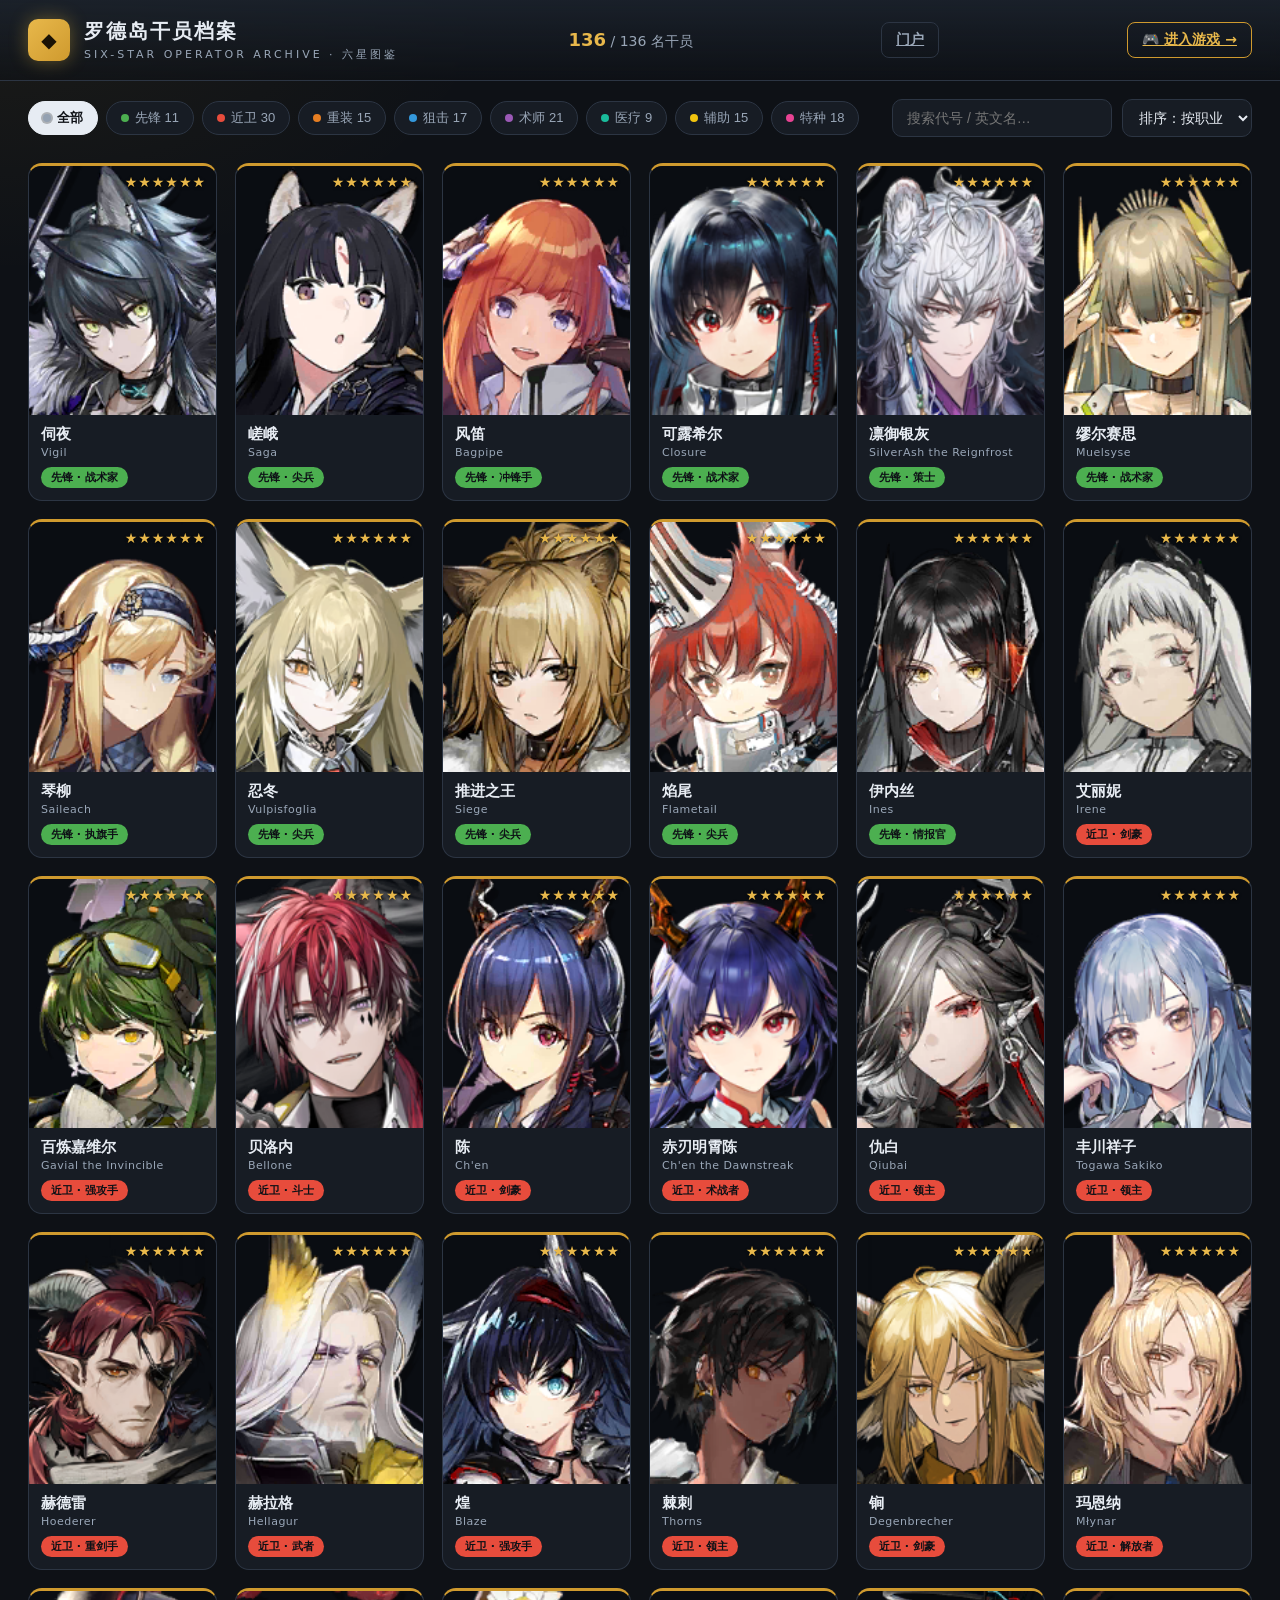
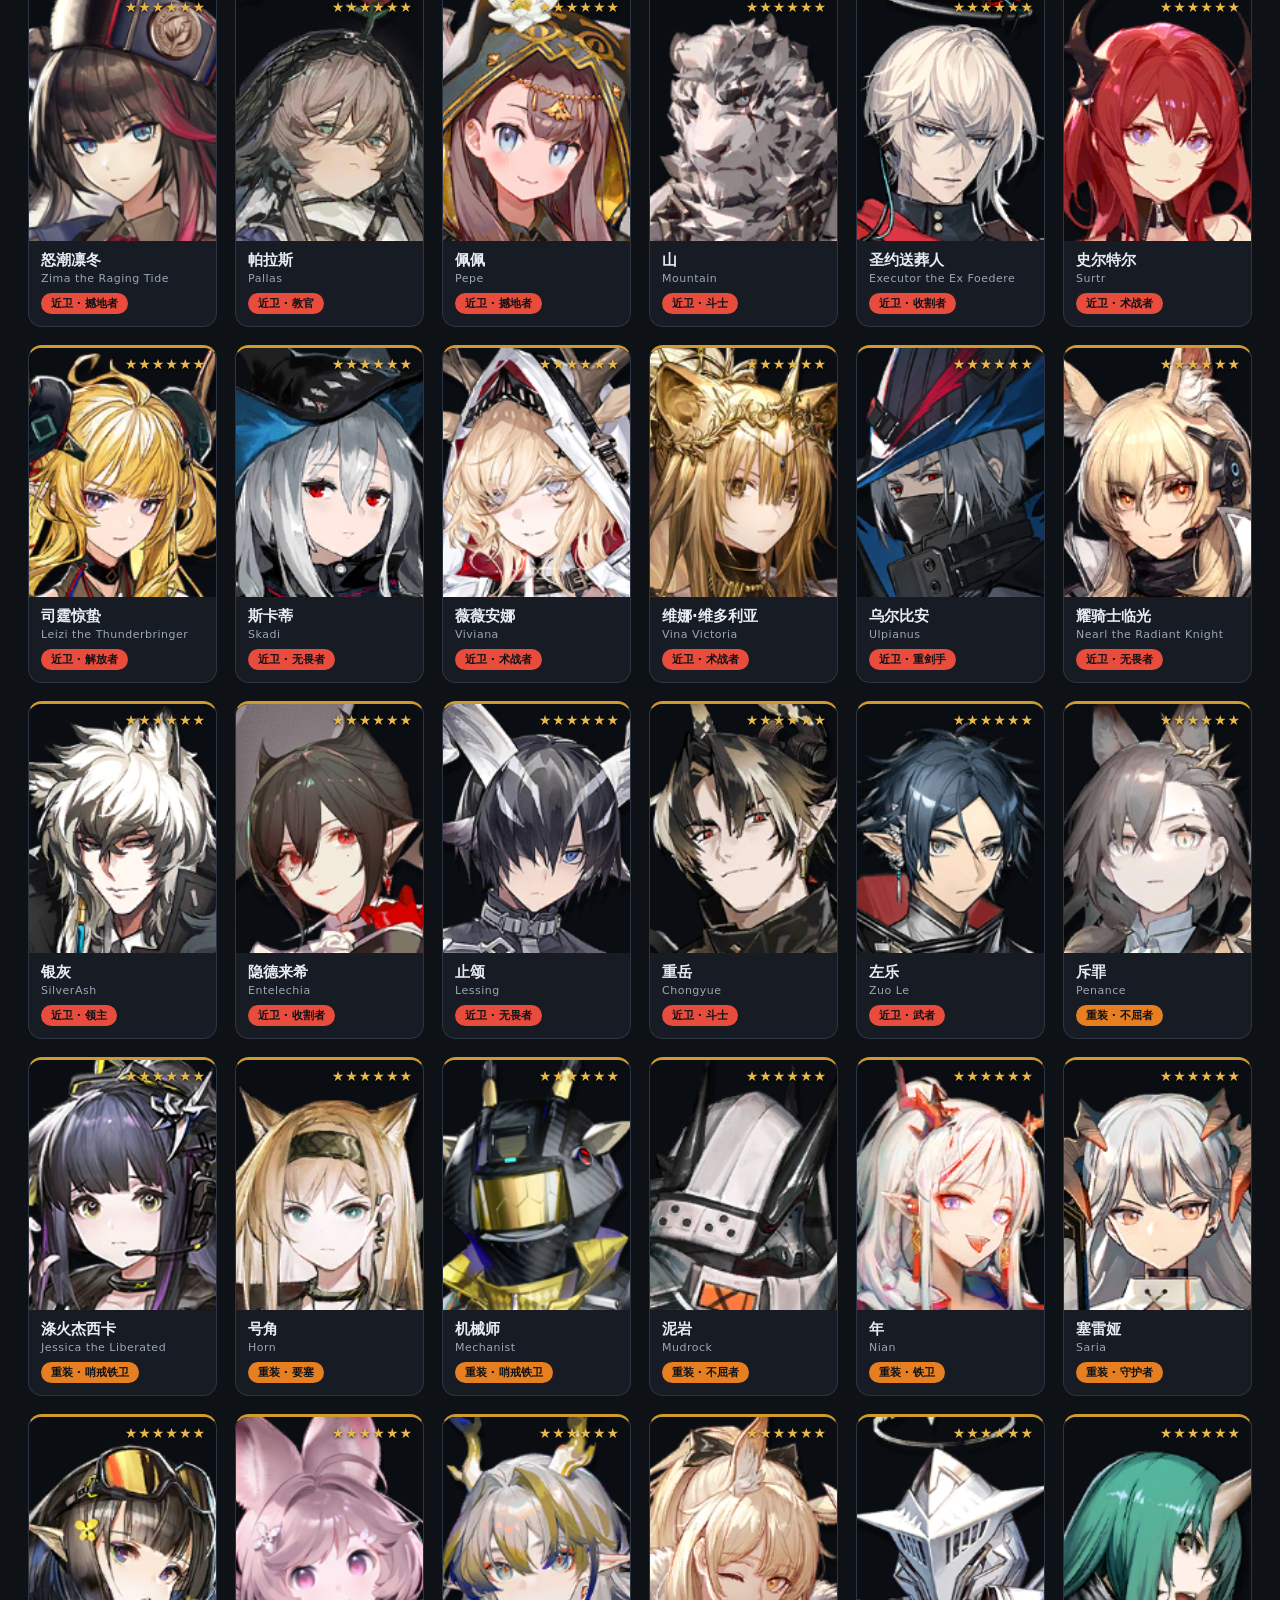
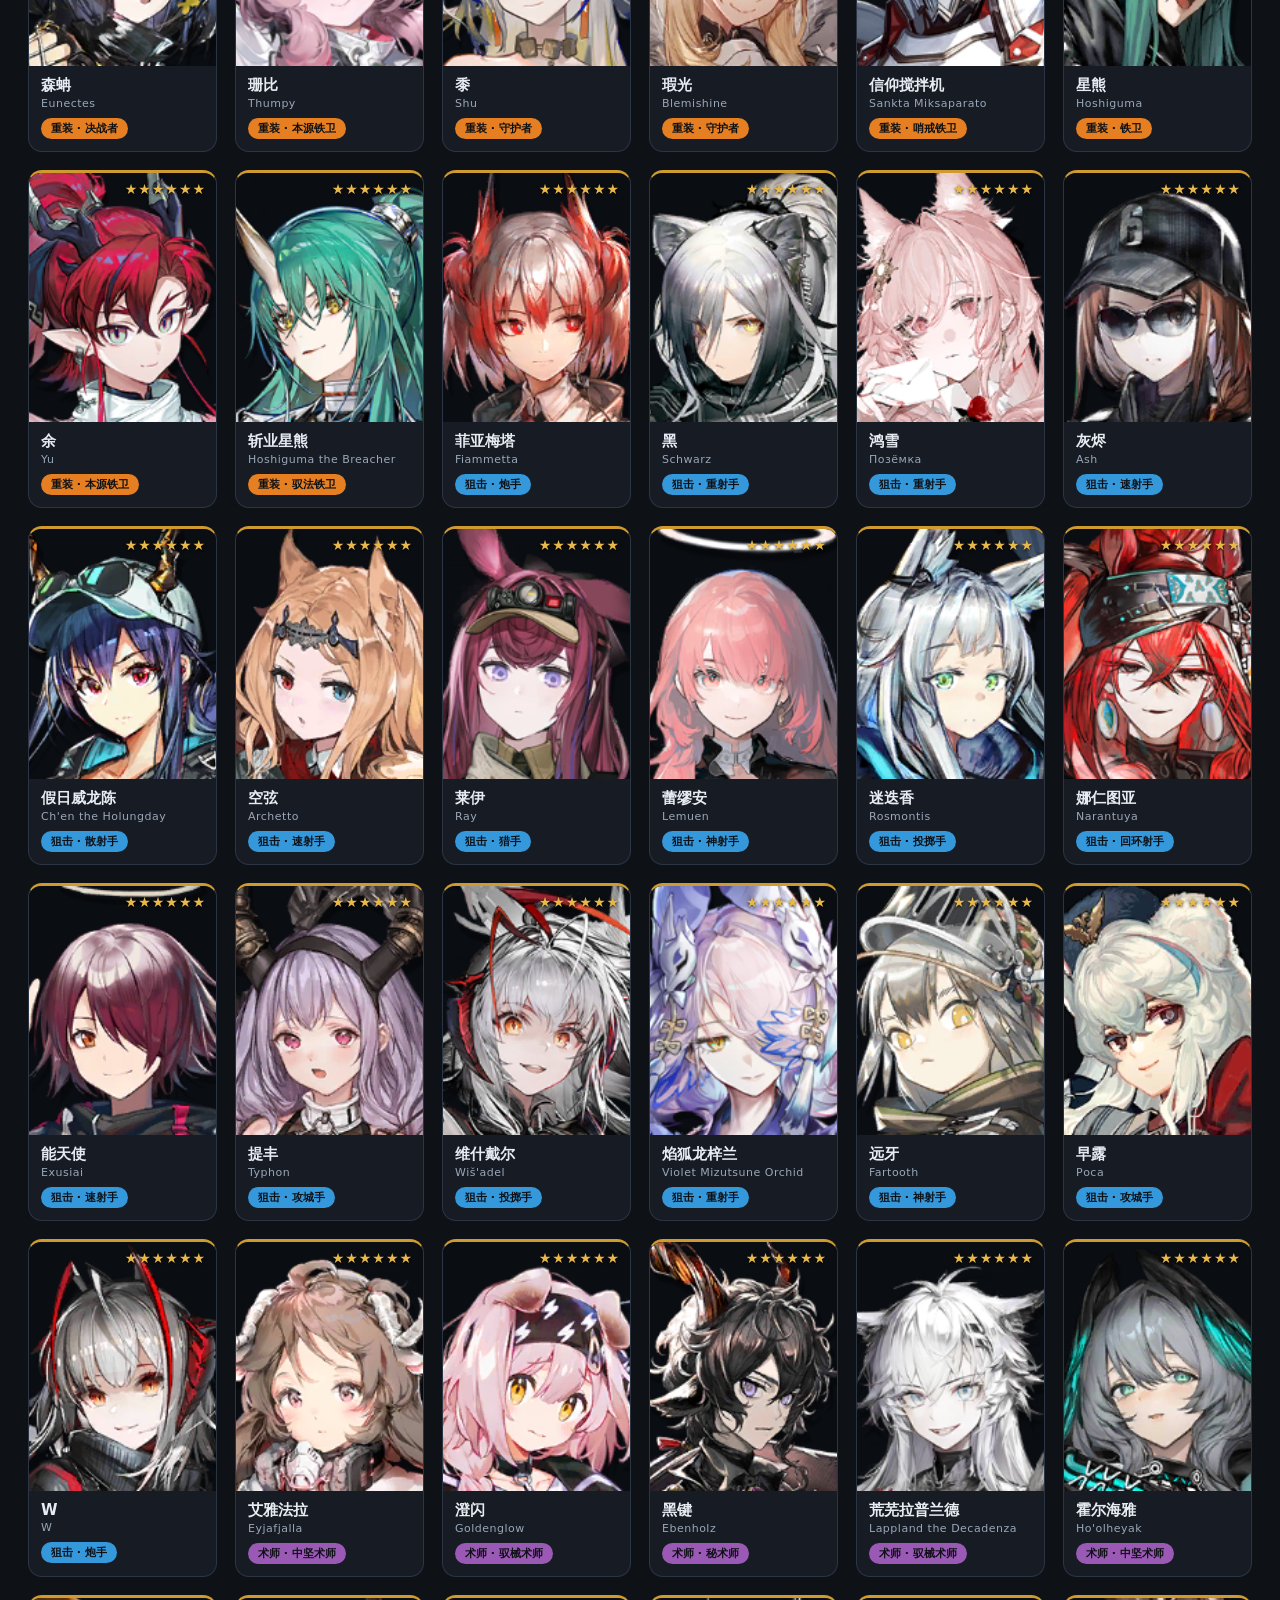
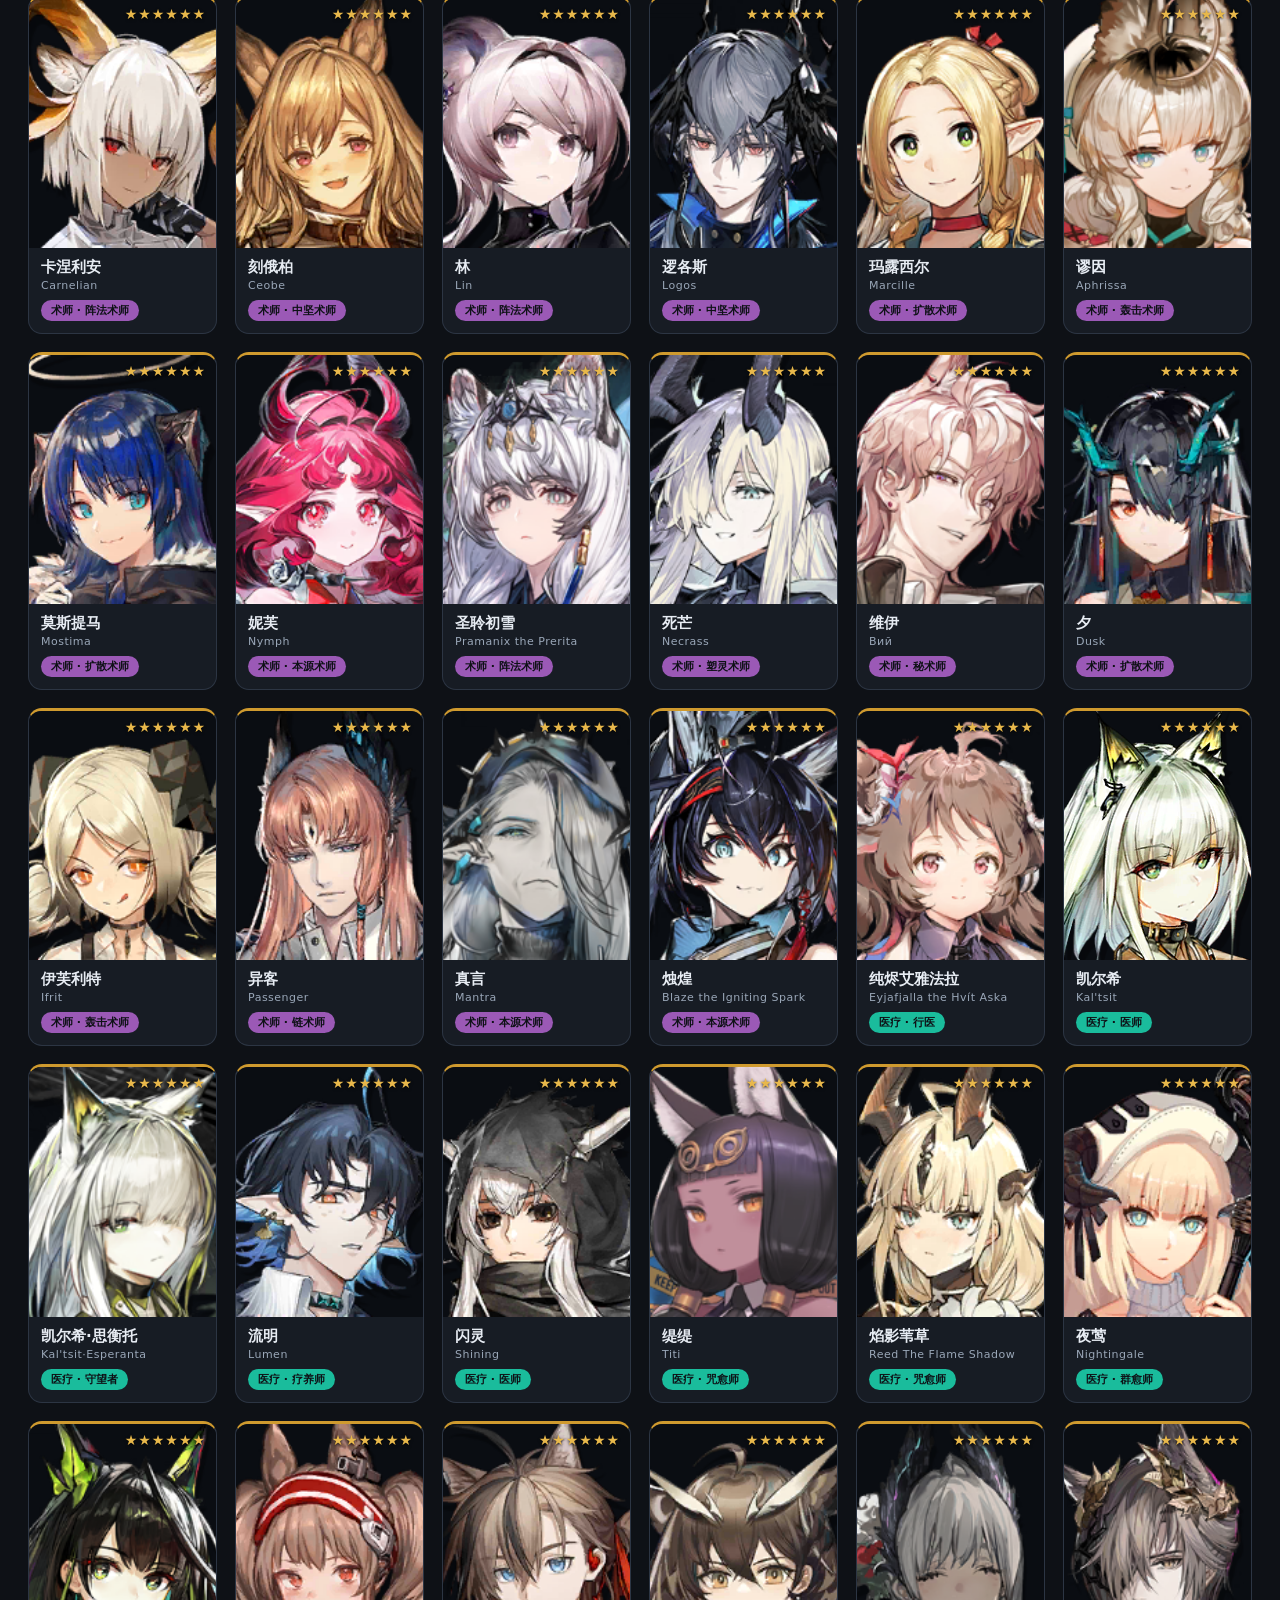
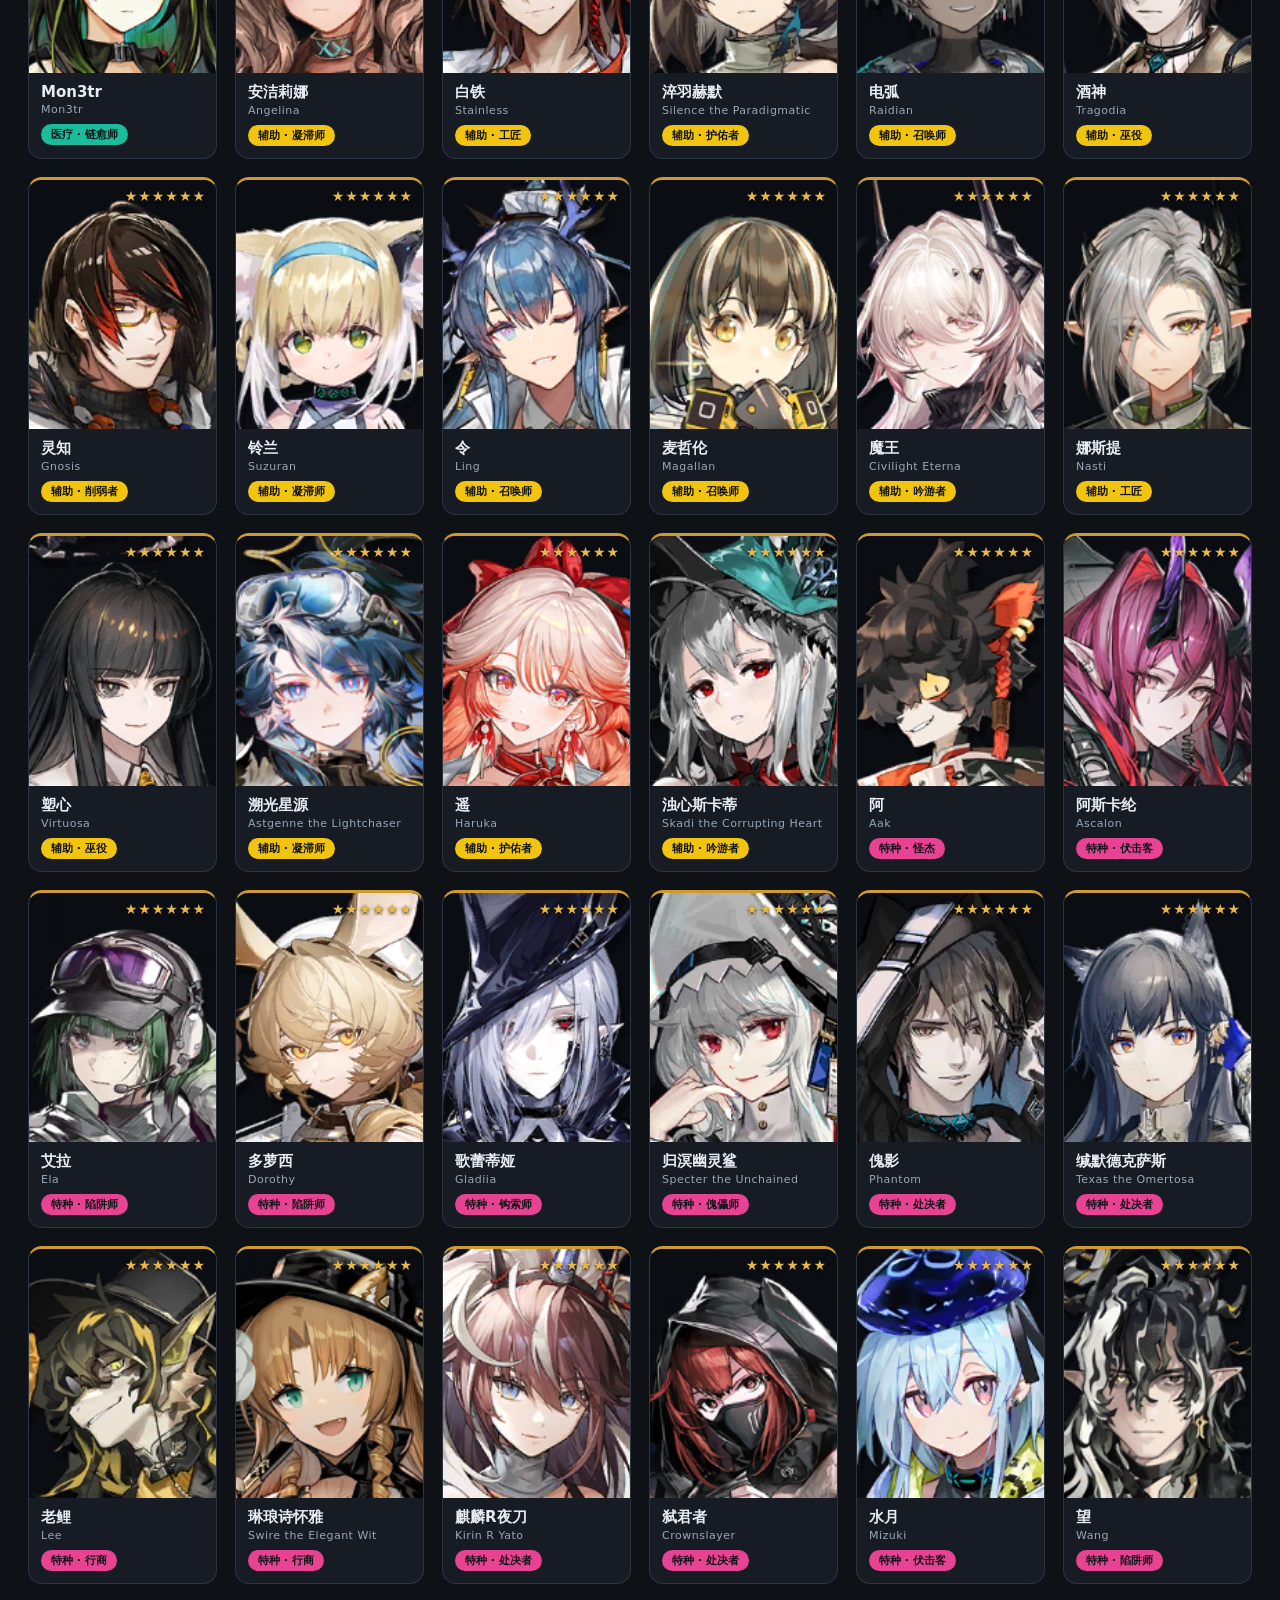
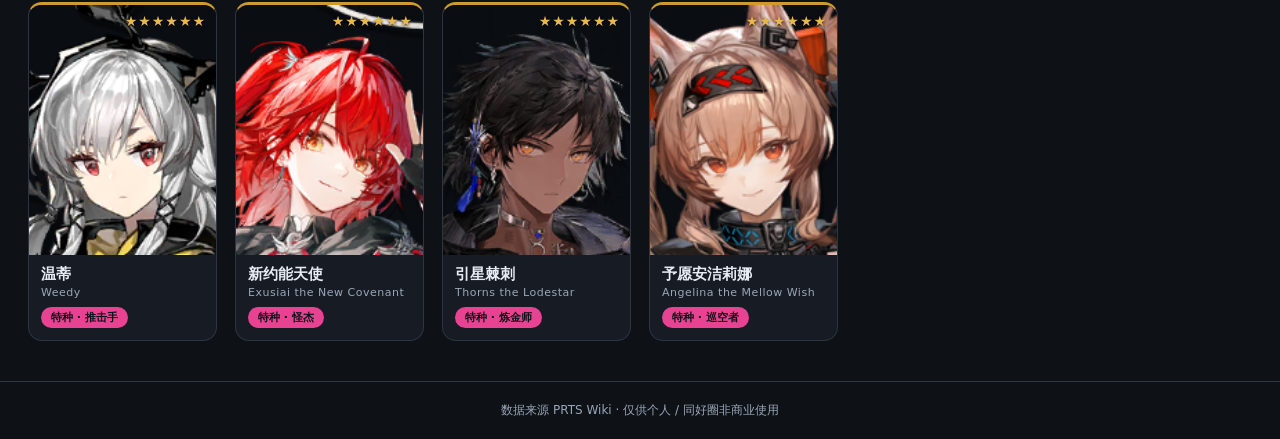
<file: index.html>
<!DOCTYPE html>
<html lang="zh-CN">
<head>
<meta charset="UTF-8">
<meta name="viewport" content="width=device-width, initial-scale=1.0">
<title>罗德岛干员档案 · 六星图鉴</title>
<link rel="stylesheet" href="tokens.css">
<link rel="stylesheet" href="style.css">
</head>
<body>
<header class="topbar">
  <div class="brand">
    <span class="brand-mark">◆</span>
    <div class="brand-text">
      <h1>罗德岛干员档案</h1>
      <p class="sub">SIX-STAR OPERATOR ARCHIVE · 六星图鉴</p>
    </div>
  </div>
  <div class="meta-count"><span id="count">--</span> / <span id="total">--</span> 名干员</div>
  <a class="portal-link" href="home.html">门户</a>
  <a class="game-link" href="game.html" target="_blank">🎮 进入游戏 →</a>
</header>

<section class="controls">
  <div class="filters" id="filters"></div>
  <div class="tools">
    <input id="search" class="search" type="text" placeholder="搜索代号 / 英文名…" autocomplete="off">
    <select id="sort" class="sort">
      <option value="class">排序：按职业</option>
      <option value="name">排序：按代号</option>
    </select>
  </div>
</section>

<main id="grid" class="grid"></main>

<div id="modal" class="modal hidden">
  <div class="modal-backdrop" data-close></div>
  <div class="modal-box">
    <button class="modal-close" data-close aria-label="关闭">×</button>
    <div class="modal-art">
      <img id="m-art" alt="立绘">
      <div class="modal-zoom">
        <button data-zoom="out" title="缩小">－</button>
        <button data-zoom="reset" title="还原">⟲</button>
        <button data-zoom="in" title="放大">＋</button>
      </div>
      <div class="zoom-hint">滚轮 / 点击立绘可缩放</div>
    </div>
    <div class="modal-info" id="m-info"></div>
  </div>
</div>

<footer class="foot">数据来源 PRTS Wiki · 仅供个人 / 同好圈非商业使用</footer>

<script src="data.js"></script>
<script src="signatures.js"></script>
<script src="app.js"></script>
</body>
</html>
</file>
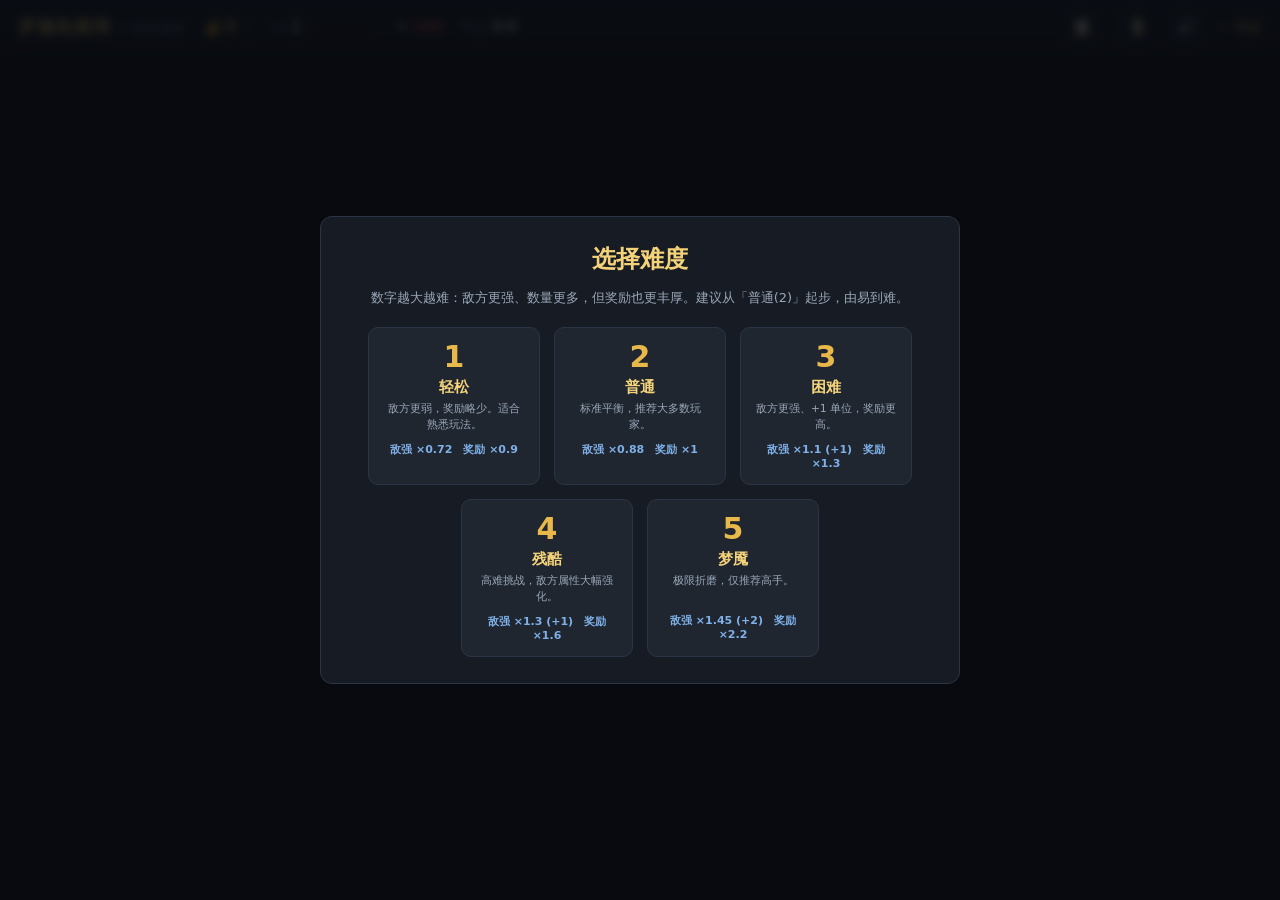
<file: game.html>
<!DOCTYPE html>
<html lang="zh-CN">
<head>
  <meta charset="UTF-8" />
  <meta name="viewport" content="width=device-width, initial-scale=1.0" />
  <title>罗德岛棋局 · 货币战争</title>
  <link rel="stylesheet" href="tokens.css?v=20260815ag" />
  <link rel="stylesheet" href="game.css?v=20260815ag" />
</head>
<body>
  <header class="topbar">
    <div class="brand">罗德岛棋局 <span class="sub">// 货币战争</span></div>
    <div class="stats">
      <span class="stat gold">💰 <b id="gold">0</b><span id="goldNext" class="gold-next"></span></span>
      <span class="stat lvl">Lv.<b id="level">1</b> <span id="expbar" class="expbar"><i id="expfill"></i></span> <b id="expText" class="exp-text"></b></span>
      <span class="stat hp">❤ <b id="hp">100</b></span>
      <span class="stat node">节点 <b id="nodeIdx">0</b>/<b id="nodeTotal">0</b></span>
      <span class="stat diff" id="diffChip"></span>
      <span class="stat streak" id="streak"></span>
    </div>
    <button id="envStratBtn" class="sfx-btn" title="查看投资环境与已选策略" aria-label="查看环境与策略">📋</button>
    <button id="themeBtn" class="sfx-btn" title="切换主题（基建风/战场简报风）" aria-label="切换主题">🌓</button>
    <button id="sfxBtn" class="sfx-btn" title="音效开关" aria-label="切换音效">🔊</button>
    <a class="codex-link" href="index.html" target="_blank">← 图鉴</a>
  </header>

  <main id="stage">
    <!-- 顶部行：商店按钮 | 流程节点 | 售出区 -->
    <div class="top-row hidden" id="topRow">
      <div id="nodeFlow" class="node-flow"></div>
    </div>

    <!-- 开始 / 继续 -->
    <section id="startScreen" class="overlay hidden">
      <div class="panel" role="dialog" aria-modal="true">
        <h2>罗德岛棋局 · 货币战争</h2>
        <p id="startInfo" class="hint"></p>
        <div class="start-actions">
          <button id="btnContinue" class="btn primary">继续游戏</button>
          <button id="btnNew" class="btn">新游戏（清除存档）</button>
          <button id="btnMeta" class="btn">战利品库 💎</button>
        </div>
      </div>
    </section>

    <!-- 难度选择（数字 1-5，由易到难） -->
    <section id="diffScreen" class="overlay hidden">
      <div class="panel" role="dialog" aria-modal="true">
        <h2>选择难度</h2>
        <p class="hint">数字越大越难：敌方更强、数量更多，但奖励也更丰厚。建议从「普通(2)」起步，由易到难。</p>
        <div id="diffChoices" class="env-choices"></div>
      </div>
    </section>

    <!-- 投资环境选择 -->
    <section id="envScreen" class="overlay hidden">
      <div class="panel" role="dialog" aria-modal="true">
        <h2>选择投资环境</h2>
        <p class="hint">进入棋局前，先押注一项全局增益。高风险高回报，决定你这一局的运营风格。</p>
        <div id="envChoices" class="env-choices"></div>
      </div>
    </section>

    <!-- 主对局 -->
    <section id="arena" class="arena hidden">
      <div id="shopPopover" class="shop-popover hidden" aria-hidden="true">
        <div class="shop-popover-head">
          <h3>🛒 商店 · Lv.<span id="shopLv">1</span></h3>
          <button id="btnShopClose" class="btn small" type="button">× 关闭 (ESC)</button>
        </div>
        <div id="shopProbRow" class="shop-prob-row"></div>
        <div id="shopCards" class="shop-popover-cards"></div>
        <div class="shop-popover-actions">
          <span class="shop-cap" id="shopCapHint" style="flex:1;color:var(--text-2);font-size:12px;align-self:center"></span>
          <button id="btnRefresh" class="btn small" type="button">↻ 刷新 (<span id="refreshCost">2</span>💰)</button>
          <button id="btnExp" class="btn small" type="button">⤴ 买经验 (4💰)</button>
        </div>
      </div>
      <div class="arena-side">
          <div class="enemy-info">
            <div class="enemy-info-head">敌方编队 · <span id="enemyDesc"></span></div>
            <div id="enemyTeam" class="enemy-info-team"></div>
          </div>
          <div class="bonds-bar-wrap" id="bondsBarWrap">
            <button class="bonds-toggle" id="bondsToggle" type="button" aria-expanded="true" aria-controls="bondsBar">
              <span class="bt-ico">✦</span><span class="bt-label">羁绊</span><span class="bt-count" id="bondsCount">0</span><span class="bt-chev">▾</span>
            </button>
            <div class="bonds-bar" id="bondsBar"></div>
          </div>

          <div id="equipPanel" class="equip-panel hidden">
            <div class="equip-head"><span class="equip-ico">⚒</span>装备 · 仅本场 <span class="equip-hint">点装备卡购买，点背包再点干员穿戴（2 槽）</span></div>
            <div id="equipShopRow" class="equip-shop-row"></div>
            <div id="equipBagRow" class="equip-bag-row"></div>
            <div id="equipMsg" class="equip-msg"></div>
          </div>
          <div id="feedPanel" class="feed-panel hidden">
            <button id="btnFeedToggle" class="feed-toggle" type="button" aria-expanded="false">
              <span id="feedForm" class="feed-form-ico">🐺</span>
              <span class="feed-toggle-label">养狼</span>
              <span id="feedLv" class="feed-lv"></span>
              <span class="feed-chev">▾</span>
            </button>
            <div class="feed-body hidden" id="feedBody">
              <div id="feedExpBar" class="feed-expbar"><div id="feedExpFill" class="feed-expfill"></div><span id="feedExpTxt" class="feed-exptxt"></span></div>
              <div class="feed-actions">
                <button id="btnFeedMeat" class="btn small" type="button">生肉 +30EXP (3💰)</button>
                <button id="btnFeedRation" class="btn small" type="button">战前口粮 (5💰)</button>
              </div>
              <div id="feedMsg" class="feed-msg"></div>
            </div>
          </div>

      </div>
      <div class="arena-main">
          <div class="board-wrap">
            <div class="board-label">战斗部署区 · 把卡牌拖入左侧区域任意格子上场（人口 <span id="boardCap"></span>，右侧为敌方站位预览；部署区与战斗场地均为 8×6 一一对应）</div>
            <div class="board-battle">
              <div id="board" class="board-grid"></div>
              <div id="enemyOverlay" class="enemy-overlay" aria-hidden="true"></div>
              <div class="board-vignette" aria-hidden="true"></div>
            </div>
          </div>

          <div class="bench-area">
            <div class="bench-area-head">
              <span>备战席 · <span id="benchCap"></span> 名 · 拖到上方棋盘格子部署（10 格，满位请先售出）</span>
            </div>
            <div id="benchWarn" class="bench-warn hidden"></div>
            <div id="bench" class="bench"></div>
          </div>

          <div class="action-bar">
            <div class="action-main">
              <button id="btnShopToggle" class="shop-btn-toggle bottom-shop" type="button">🛒 商店</button>
              <button id="btnFight" class="btn primary bottom-fight" type="button">⚔ 开战 (F)</button>
              <div id="sellZone" class="sell-zone bottom-sell">🗑 售出</div>
            </div>
            <div class="action-info">
              <button id="btnNext" class="btn hidden">前进 →</button>
              <span id="phaseHint" class="phase-hint"></span>
            </div>
          </div>
        </div>
    </section>

    <!-- 策略节点（青铜/白银/黄金/彩色） -->
    <section id="strategyScreen" class="overlay hidden">
      <div class="panel" role="dialog" aria-modal="true">
        <h2>策略节点</h2>
        <p class="hint">选择一项全局增益，永久生效。档位 青铜 &lt; 白银 &lt; 黄金 &lt; 彩色，强度递增；越后面的策略节点可选档位越高。</p>
        <div id="stratRerollBar" style="text-align:center;margin-bottom:10px"></div>
        <div id="strategyChoices" class="env-choices"></div>
      </div>
    </section>

    <!-- 遭遇节点（难度选择） -->
    <section id="encounterScreen" class="overlay hidden">
      <div class="panel" role="dialog" aria-modal="true">
        <h2>遭遇节点</h2>
        <p class="hint">选择挑战难度：难度越高，敌方越强、奖励越丰厚。</p>
        <div id="encounterChoices" class="env-choices"></div>
      </div>
    </section>

    <!-- 市场节点（每阶段 1 次：10 干员 + 5 装备 补强） -->
    <section id="marketScreen" class="overlay hidden">
      <div class="panel" role="dialog" aria-modal="true">
        <h2>⚒ 补给市场</h2>
        <p class="hint">大型补给站：10 名干员 + 5 件装备任选购买，补强阵容后开战。装备进入背包，可点背包再点干员穿戴。</p>
        <div class="mk-sec"><span class="mk-sec-label">干员补给（10 选买）</span></div>
        <div id="marketUnits" class="mk-units"></div>
        <div class="mk-sec"><span class="mk-sec-label">装备补给（5 选买）</span></div>
        <div id="marketEquips" class="mk-equips"></div>
        <div class="mk-foot">
          <button id="btnMarketDone" class="btn primary">出发开战 →</button>
        </div>
      </div>
    </section>

    <!-- 分叉节点（路径抉择 · P2-1） -->
    <section id="forkScreen" class="overlay hidden">
      <div class="panel" role="dialog" aria-modal="true">
        <h2>抉择点 🔀</h2>
        <p class="hint">前方出现分岔，选择一条前进路线。每条路线收益不同，请按当前阵容取舍。</p>
        <div id="forkChoices" class="env-choices"></div>
      </div>
    </section>

    <!-- 战斗演出（方案A：全屏战场 + 左侧日志侧栏） -->
    <section id="battleScreen" class="overlay hidden">
      <div class="battle-stage">
        <div class="bf-legend">
          <span class="bf-legend-txt"><span class="ally">我方</span> ⚔ <span class="enemy">敌方</span> · 站位决定先手与射程，前排扛伤、后排输出</span>
          <span class="bf-actions">
            <button id="btnPause" class="btn small">⏸ 暂停</button>
            <button id="btnSkip" class="btn small">跳过演出</button>
          </span>
        </div>
        <div class="bf-layout">
          <div class="bf-side">
            <div class="bf-side-head">⚔ 战斗记录</div>
            <div class="battle-log" id="battleLog"></div>
          </div>
          <div class="bf-frame">
            <div class="bf-grid" id="bfGrid"></div>
            <div class="bf-scope" aria-hidden="true"></div>
          </div>
        </div>
      </div>
    </section>

    <!-- 结算 -->
    <!-- 新手引导（首局：目标高亮 + 气泡步骤，不阻塞操作） -->
    <div id="tutorial" class="overlay hidden" aria-hidden="true">
      <div class="tut-pop" id="tutPop">
        <div class="tut-step" id="tutStep"></div>
        <div class="tut-actions">
          <button id="tutSkip" class="btn small" type="button">跳过引导</button>
          <button id="tutNext" class="btn primary small" type="button">下一步 →</button>
        </div>
      </div>
    </div>

    <section id="resultScreen" class="overlay hidden">
      <div class="panel" role="dialog" aria-modal="true">
        <h2 id="resultTitle"></h2>
        <p id="resultBody" class="hint"></p>
        <div id="resultRecap" class="hidden" style="margin:12px 0;padding:10px 12px;background:#fff7e6;border:1px solid #f0c674;border-radius:8px;font-size:13px;color:#6b4e16;text-align:left;"></div>
        <div style="display:flex;gap:10px;justify-content:center;margin-top:10px">
          <button id="btnReplay" class="btn small">↻ 回放战斗</button>
          <button id="btnResult" class="btn primary"></button>
        </div>
      </div>
    </section>

    <!-- 战利品库（Meta 进度 · P2-2） -->
    <section id="metaScreen" class="overlay hidden">
      <div class="panel" role="dialog" aria-modal="true">
        <h2>战利品库 💎</h2>
        <p class="hint">通关 BOSS 积累战利品币，解锁永久增益，让每一次重开都更强。</p>
        <div style="margin:8px 0;font-size:15px;">当前战利品币：<b id="metaCoins">0</b> 💎</div>
        <div id="metaChoices" class="env-choices"></div>
        <div id="metaPromo" class="hint" style="margin-top:10px"></div>
        <div style="text-align:center;margin-top:14px">
          <button id="btnMetaBack" class="btn">返回</button>
        </div>
      </div>
    </section>
    <!-- 羁绊详情弹窗 -->
    <section id="bondModal" class="overlay hidden">
      <div class="panel bond-modal" role="dialog" aria-modal="true">
        <h2 id="bondModalTitle"></h2>
        <div id="bondModalBody"></div>
        <div style="text-align:center;margin-top:14px">
          <button id="bondModalClose" class="btn">关闭</button>
        </div>
      </div>
    </section>

    <!-- 羁绊点亮演出横幅（capstone/deep 解锁时全屏提示） -->
    <div id="bondBanner" class="bond-banner hidden" aria-live="polite">
      <div class="bb-inner"><span id="bondBannerText" class="bb-text"></span></div>
    </div>

  </main>

  <!-- 选中单位图鉴/操作条 -->
  <div id="unitBar" class="unit-bar hidden">
    <div class="ub-top">
      <img id="ubAvatar" class="ub-avatar" />
      <div class="ub-info">
        <b id="ubName"></b> <span id="ubStar"></span>
        <div id="ubStats" class="ub-stats"></div>
      </div>
    </div>
    <div id="ubBonds" class="ub-bonds"></div>
    <div id="ubEquip" class="ub-equip"></div>
    <div id="ubSkill" class="ub-skill"></div>
    <div class="ub-actions">
      <button id="ubSell" class="btn small danger">售出</button>
    </div>
  </div>

  <!-- 缓存戳：每次发版/改数据后修改 ?v= 即可强制浏览器刷新 -->
  <script src="data.js?v=20260815ag"></script>
  <script src="signatures.js?v=20260815ag"></script>
  <script src="audio_assets.js?v=20260815ag"></script>
  <script src="audio.js?v=20260815ag"></script>
  <script src="resonance.js?v=20260815ag"></script>
  <script src="bonds_flavor.js?v=20260815ag"></script>
  <script src="game.js?v=20260815ag"></script>
  <!-- 脚本加载容错：延迟检测 + 自动重试 + data.json fallback + 强制进入 -->
  <script>(function(){
    var CHECKS = 0, MAX = 24;       // 24 次 × 500ms = 12 秒（data.js 近 1MB，给慢机器/杀毒留时间）
    var MISSING = [];               // 记录缺失函数，用于诊断
    var FALLBACK_TRIED = false;
    var FORCE_BOOT = false;

    function probe() {
      CHECKS++;
      MISSING = [];
      var rh = (typeof window !== 'undefined' && typeof window.__RH === 'object') ? window.__RH : null;
      if (!rh || typeof rh.reset !== 'function') MISSING.push('reset(game.js)');
      if (!rh || typeof rh.renderEnv !== 'function') MISSING.push('renderEnv(game.js)');
      if (typeof __DATA === 'undefined') MISSING.push('__DATA(data.js)');

      if (MISSING.length === 0) {
        if (CHECKS > 1) console.log('[game-loader] ✓ 第 ' + CHECKS + ' 次检测通过，游戏就绪');
        return;                     // 全部就绪，静默成功
      }

      console.warn('[game-loader] ⏳ 第 ' + CHECKS + '/' + MAX + ' 次检测，缺失: ' + MISSING.join(', '));

      //  midway fallback：若只有 __DATA 缺失，尝试 fetch data.json 注入
      if (!FALLBACK_TRIED && MISSING.length === 1 && MISSING[0] === '__DATA(data.js)' && typeof fetch === 'function') {
        FALLBACK_TRIED = true;
        console.log('[game-loader] 尝试 fallback 加载 data.json …');
        fetch('data.json?v=' + Date.now())
          .then(function(r){ if(!r.ok) throw new Error('status '+r.status); return r.json(); })
          .then(function(j){
            window.__DATA = j;
            console.log('[game-loader] data.json fallback 成功，operators=' + (j.operators && j.operators.length));
          })
          .catch(function(e){ console.warn('[game-loader] data.json fallback 失败:', e); });
      }

      if (CHECKS < MAX) {
        setTimeout(probe, 500);     // 等 500ms 再试（给慢脚本/缓存/fallback留时间）
        return;
      }

      // ===== 最终失败：显示可恢复的错误界面 =====
      showError();
    }

    function showError() {
      var el = document.createElement('div');
      el.id = 'gameLoadError';
      el.style.cssText = 'position:fixed;inset:0;background:#0a0c10;z-index:9999;display:flex;align-items:center;justify-content:center;font-family:-apple-system,"Segoe UI",sans-serif';
      el.innerHTML =
        '<div style="background:#141820;border:1px solid #2a3040;border-radius:12px;padding:28px 36px;text-align:center;max-width:460px">' +
        '<h3 style="color:#e6b960;margin:0 0 10px;font-size:17px">⚠ 游戏资源加载不完整</h3>' +
        '<p style="color:#9fb4cc;margin:0 0 10px;font-size:13px;line-height:1.7">以下模块未能正常加载：<br><b style="color:#f0c674;font-size:12px">' + MISSING.join('<br>') + '</b></p>' +
        '<p style="color:#7a8a9a;margin:0 0 14px;font-size:12px">常见原因：本地服务僵死 / 浏览器缓存旧版 / 杀毒扫描大文件。<br>请按 <b>F12</b> 看控制台红色报错。</p>' +
        '<div style="display:flex;gap:10px;justify-content:center;flex-wrap:wrap">' +
        '<button id="gleRetry" style="background:#d4a03c;color:#0a0c10;border:none;padding:10px 24px;border-radius:6px;font-size:14px;font-weight:bold;cursor:pointer">🔄 刷新重试</button>' +
        '<button id="gleForce" style="background:#2a3a4a;color:#e6b960;border:1px solid #3a5a6a;padding:10px 20px;border-radius:6px;font-size:13px;cursor:pointer">⚡ 强制进入游戏</button>' +
        '<button id="gleSkip" style="background:transparent;color:#9fb4cc;border:1px solid #3a4a5a;padding:10px 20px;border-radius:6px;font-size:13px;cursor:pointer">跳过检测</button>' +
        '</div>' +
        '<p id="gleAuto" style="color:#5a6a7a;margin:14px 0 0;font-size:11px"></p>' +
        '</div>';
      document.body.appendChild(el);

      // 刷新：自动加时间戳，避免缓存旧版
      document.getElementById('gleRetry').onclick = function(){ location.href = location.href.split('?')[0] + '?_t=' + Date.now(); };
      // 强制进入：尝试用保底数据/空数据让游戏至少打开
      document.getElementById('gleForce').onclick = function(){
        FORCE_BOOT = true;
        var e = document.getElementById('gameLoadError');
        if(e) e.style.display='none';
        if(typeof window.__DATA === 'undefined') window.__DATA = {meta:{total:0,source:'fallback'},operators:[]};
        try { if(window.__RH && typeof window.__RH.reset === 'function') { window.__RH.reset(); console.log('[game-loader] 强制进入：reset() 已调用'); } }
        catch(err){ console.error('[game-loader] 强制进入失败:', err); alert('强制进入也失败了：' + err.message); }
      };
      // 跳过：仅移除遮罩
      document.getElementById('gleSkip').onclick = function(){
        var e = document.getElementById('gameLoadError');
        if(e) { e.style.display='none'; console.warn('[game-loader] 用户选择跳过检测，游戏可能不完整'); }
      };

      // 8 秒后自动重试
      var secs = 8;
      var timer = document.getElementById('gleAuto');
      var iv = setInterval(function(){
        secs--;
        if(secs > 0){ timer.textContent = secs + ' 秒后自动刷新重试…'; }
        else{ clearInterval(iv); location.href = location.href.split('?')[0] + '?_t=' + Date.now(); }
      },1000);
      timer.textContent = secs + ' 秒后自动刷新重试…';
    }

    // 延迟 300ms 开始首次检测（等所有 <script> 解析完）
    setTimeout(probe, 300);
  })();</script>

  <!-- 环境 & 策略查看弹层 -->
  <div id="envStratModal" class="overlay hidden" aria-hidden="true">
    <div class="panel" role="dialog" aria-modal="true" style="max-width:520px;text-align:left">
      <h2 style="text-align:center">📋 环境 &amp; 策略</h2>
      <div id="envStratBody" style="max-height:60vh;overflow-y:auto;margin-top:12px"></div>
      <button id="envStratClose" class="btn primary" style="margin-top:16px;width:100%">关闭</button>
    </div>
  </div>
</body>
</html>
</file>
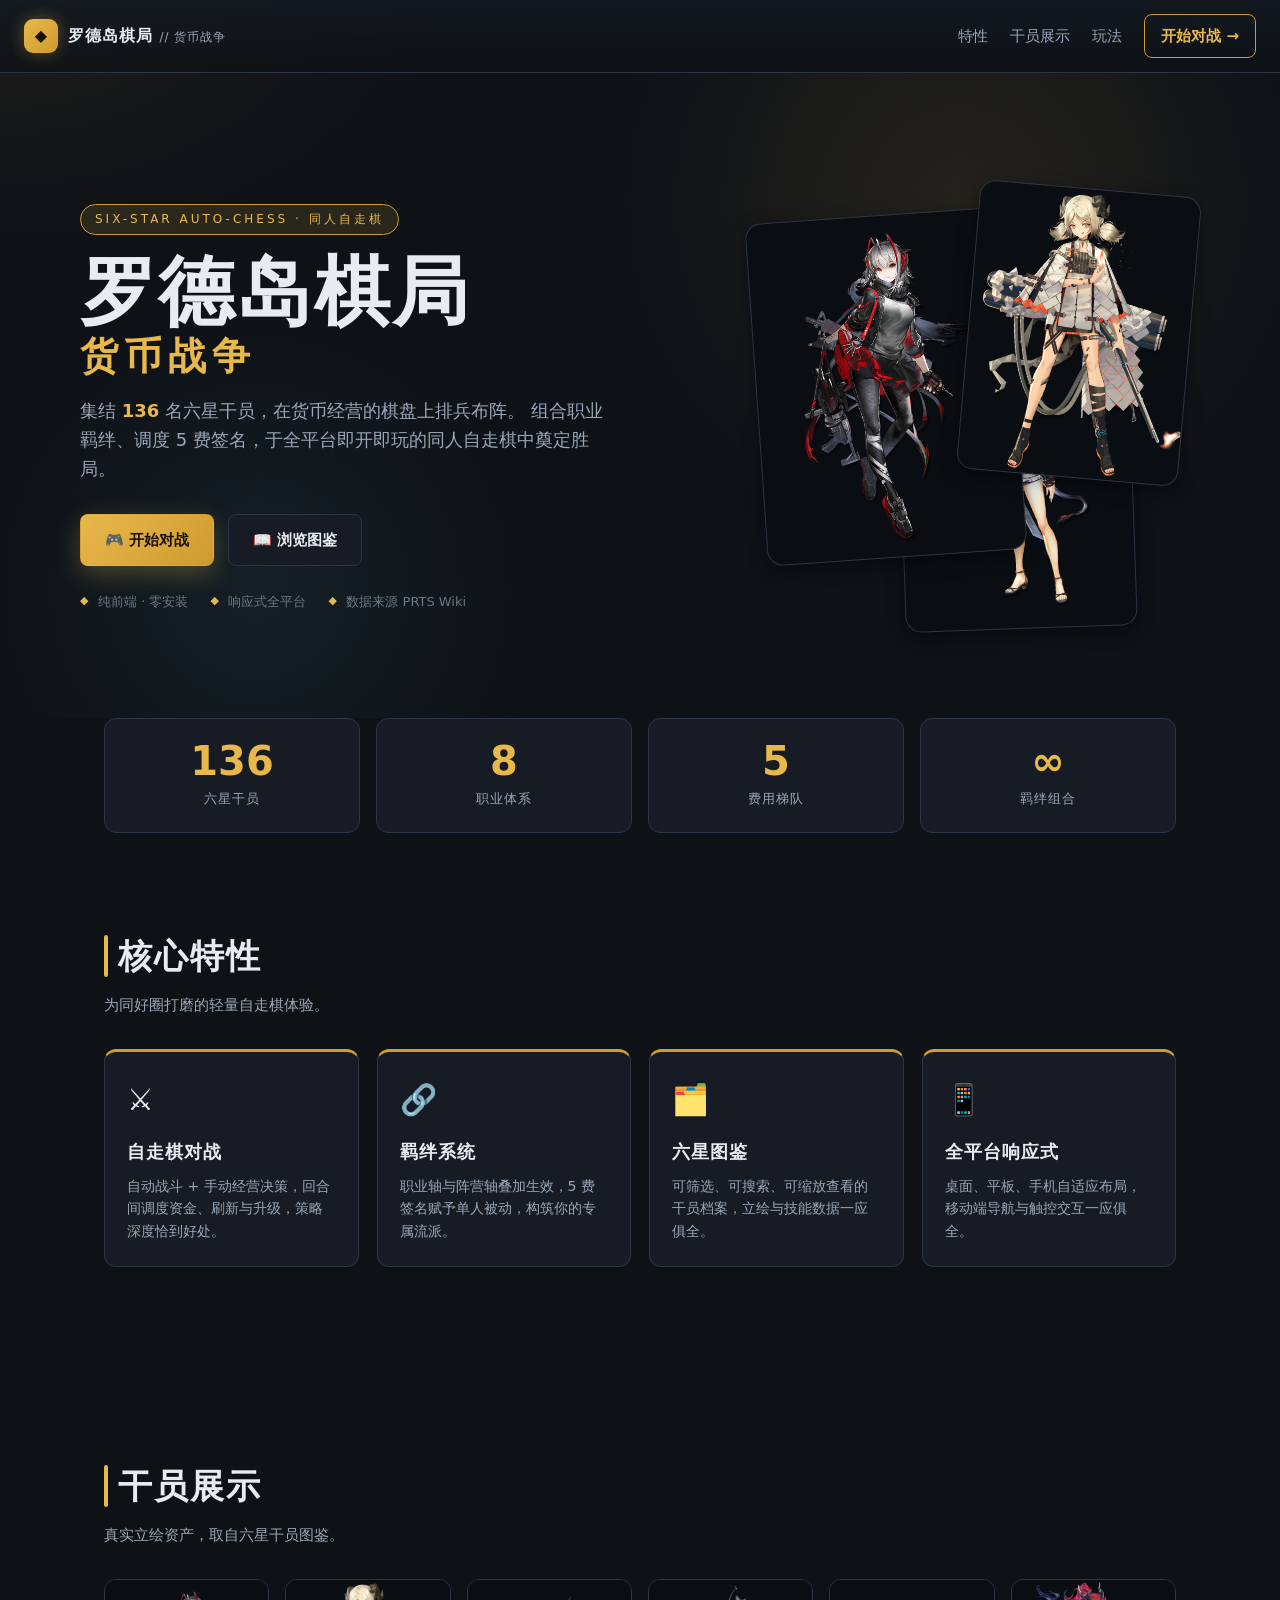
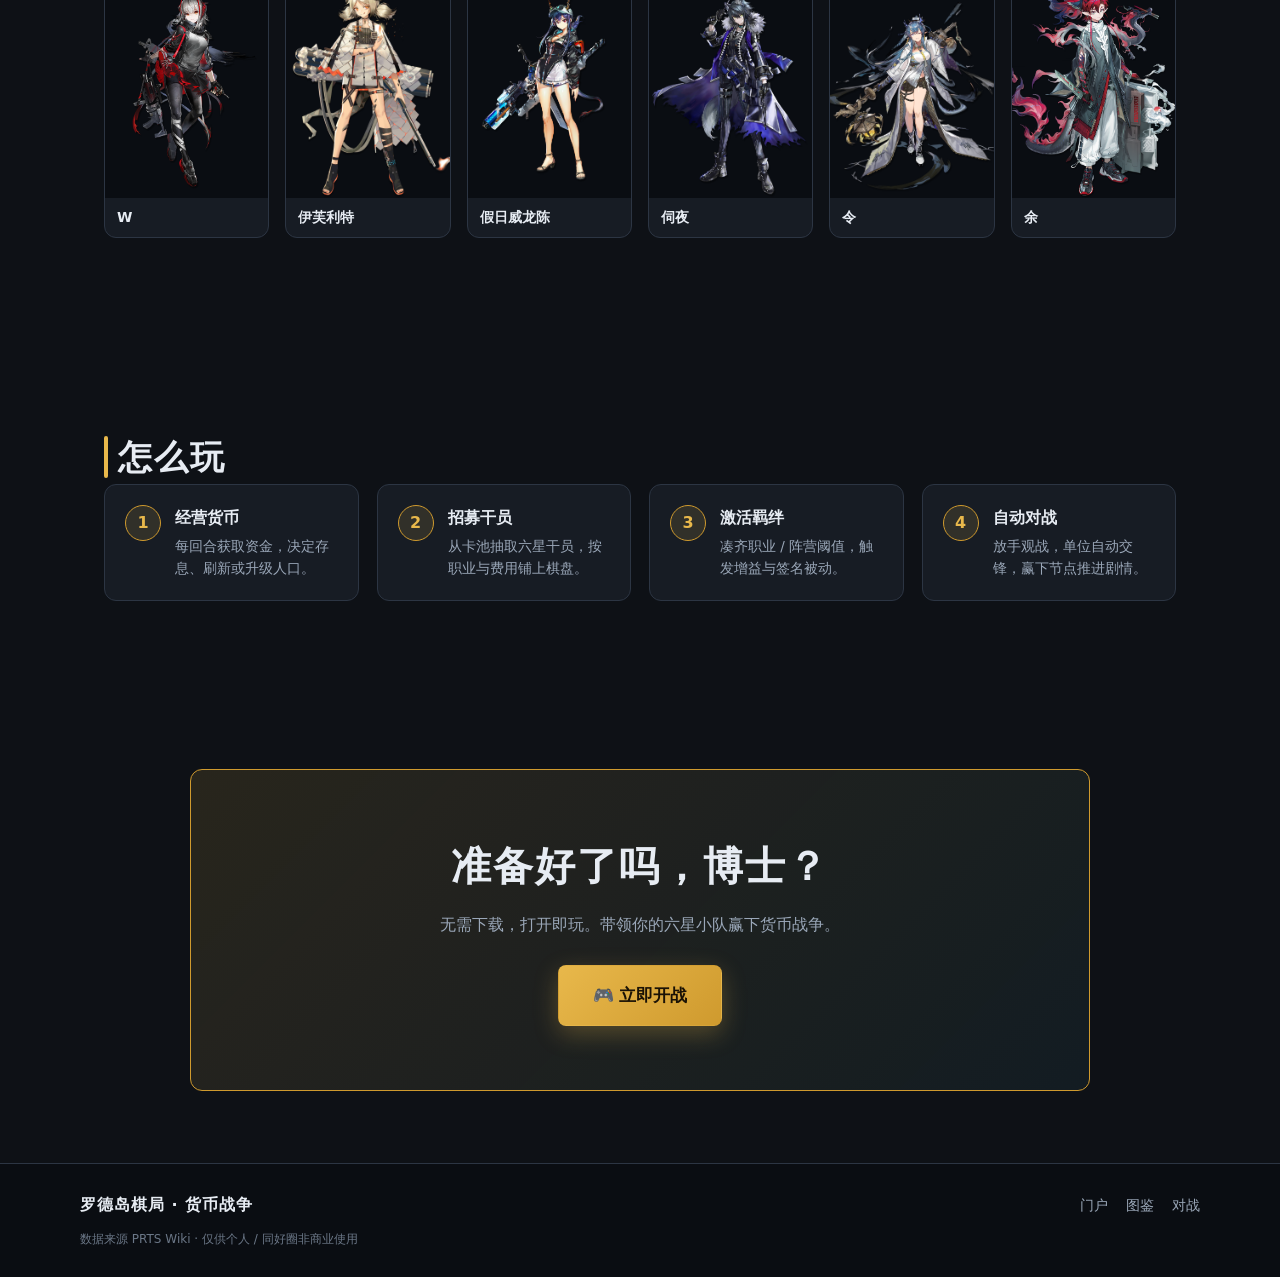
<file: home.html>
<!DOCTYPE html>
<html lang="zh-CN">
<head>
  <meta charset="UTF-8" />
  <meta name="viewport" content="width=device-width, initial-scale=1.0" />
  <meta name="theme-color" content="#0e1116" />
  <meta name="description" content="罗德岛棋局 · 货币战争 —— 基于《明日方舟》六星干员的同人自走棋网页游戏。136 名六星干员、羁绊系统、全平台响应式，立即开战。" />
  <meta property="og:type" content="website" />
  <meta property="og:title" content="罗德岛棋局 · 货币战争" />
  <meta property="og:description" content="六星干员同人自走棋：羁绊组合、货币经营、全平台即开即玩。" />
  <meta property="og:image" content="assets/W_立绘.png" />
  <link rel="icon" href="data:image/svg+xml,%3Csvg xmlns='http://www.w3.org/2000/svg' viewBox='0 0 32 32'%3E%3Crect width='32' height='32' rx='7' fill='%230e1116'/%3E%3Ctext x='16' y='23' font-size='20' text-anchor='middle' fill='%23e8b84b'%3E%E2%97%86%3C/text%3E%3C/svg%3E" />
  <title>罗德岛棋局 · 货币战争 | 六星干员自走棋</title>
  <link rel="stylesheet" href="tokens.css" />
  <link rel="stylesheet" href="home.css" />
</head>
<body>
  <!-- 顶部导航 -->
  <header class="nav">
    <a class="nav-brand" href="home.html" aria-label="罗德岛棋局首页">
      <span class="nav-mark">◆</span>
      <span class="nav-brand-text">罗德岛棋局 <i>// 货币战争</i></span>
    </a>

    <button class="nav-toggle" aria-expanded="false" aria-controls="navMenu" aria-label="打开菜单">
      <span></span><span></span><span></span>
    </button>

    <nav id="navMenu" class="nav-menu" aria-label="主导航">
      <a href="#features">特性</a>
      <a href="#showcase">干员展示</a>
      <a href="#how">玩法</a>
      <a class="nav-cta" href="game.html">开始对战 →</a>
    </nav>
  </header>

  <main>
    <!-- 英雄区 -->
    <section class="hero">
      <div class="hero-bg" aria-hidden="true"></div>
      <div class="hero-inner">
        <div class="hero-copy">
          <span class="hero-kicker">SIX-STAR AUTO-CHESS · 同人自走棋</span>
          <h1 class="hero-title">罗德岛棋局<span class="hero-title-sub">货币战争</span></h1>
          <p class="hero-lede">
            集结 <b>136</b> 名六星干员，在货币经营的棋盘上排兵布阵。
            组合职业羁绊、调度 5 费签名，于全平台即开即玩的同人自走棋中奠定胜局。
          </p>
          <div class="hero-actions">
            <a class="btn btn-primary" href="game.html">🎮 开始对战</a>
            <a class="btn btn-ghost" href="index.html">📖 浏览图鉴</a>
          </div>
          <ul class="hero-badges">
            <li>纯前端 · 零安装</li>
            <li>响应式全平台</li>
            <li>数据来源 PRTS Wiki</li>
          </ul>
        </div>

        <div class="hero-art" aria-hidden="true">
          <div class="float-card fc1"><img src="assets/W_立绘.png" alt="" loading="lazy" /></div>
          <div class="float-card fc2"><img src="assets/伊芙利特_立绘.png" alt="" loading="lazy" /></div>
          <div class="float-card fc3"><img src="assets/假日威龙陈_立绘.png" alt="" loading="lazy" /></div>
        </div>
      </div>
    </section>

    <!-- 数据条 -->
    <section class="stats" aria-label="项目数据">
      <div class="stat"><b>136</b><span>六星干员</span></div>
      <div class="stat"><b>8</b><span>职业体系</span></div>
      <div class="stat"><b>5</b><span>费用梯队</span></div>
      <div class="stat"><b>∞</b><span>羁绊组合</span></div>
    </section>

    <!-- 特性区 -->
    <section id="features" class="section">
      <h2 class="section-title">核心特性</h2>
      <p class="section-sub">为同好圈打磨的轻量自走棋体验。</p>
      <div class="feature-grid">
        <article class="feature">
          <div class="feature-ico">⚔️</div>
          <h3>自走棋对战</h3>
          <p>自动战斗 + 手动经营决策，回合间调度资金、刷新与升级，策略深度恰到好处。</p>
        </article>
        <article class="feature">
          <div class="feature-ico">🔗</div>
          <h3>羁绊系统</h3>
          <p>职业轴与阵营轴叠加生效，5 费签名赋予单人被动，构筑你的专属流派。</p>
        </article>
        <article class="feature">
          <div class="feature-ico">🗂️</div>
          <h3>六星图鉴</h3>
          <p>可筛选、可搜索、可缩放查看的干员档案，立绘与技能数据一应俱全。</p>
        </article>
        <article class="feature">
          <div class="feature-ico">📱</div>
          <h3>全平台响应式</h3>
          <p>桌面、平板、手机自适应布局，移动端导航与触控交互一应俱全。</p>
        </article>
      </div>
    </section>

    <!-- 干员展示 -->
    <section id="showcase" class="section">
      <h2 class="section-title">干员展示</h2>
      <p class="section-sub">真实立绘资产，取自六星干员图鉴。</p>
      <div class="showcase-grid">
        <figure class="show"><img src="assets/W_立绘.png" alt="干员 W 立绘" loading="lazy" /><figcaption>W</figcaption></figure>
        <figure class="show"><img src="assets/伊芙利特_立绘.png" alt="干员 伊芙利特 立绘" loading="lazy" /><figcaption>伊芙利特</figcaption></figure>
        <figure class="show"><img src="assets/假日威龙陈_立绘.png" alt="干员 假日威龙陈 立绘" loading="lazy" /><figcaption>假日威龙陈</figcaption></figure>
        <figure class="show"><img src="assets/伺夜_立绘.png" alt="干员 伺夜 立绘" loading="lazy" /><figcaption>伺夜</figcaption></figure>
        <figure class="show"><img src="assets/令_立绘.png" alt="干员 令 立绘" loading="lazy" /><figcaption>令</figcaption></figure>
        <figure class="show"><img src="assets/余_立绘.png" alt="干员 余 立绘" loading="lazy" /><figcaption>余</figcaption></figure>
      </div>
    </section>

    <!-- 玩法步骤 -->
    <section id="how" class="section">
      <h2 class="section-title">怎么玩</h2>
      <ol class="steps">
        <li><span class="step-n">1</span><div><h4>经营货币</h4><p>每回合获取资金，决定存息、刷新或升级人口。</p></div></li>
        <li><span class="step-n">2</span><div><h4>招募干员</h4><p>从卡池抽取六星干员，按职业与费用铺上棋盘。</p></div></li>
        <li><span class="step-n">3</span><div><h4>激活羁绊</h4><p>凑齐职业 / 阵营阈值，触发增益与签名被动。</p></div></li>
        <li><span class="step-n">4</span><div><h4>自动对战</h4><p>放手观战，单位自动交锋，赢下节点推进剧情。</p></div></li>
      </ol>
    </section>

    <!-- 行动召唤 -->
    <section class="cta">
      <div class="cta-inner">
        <h2>准备好了吗，博士？</h2>
        <p>无需下载，打开即玩。带领你的六星小队赢下货币战争。</p>
        <a class="btn btn-primary btn-lg" href="game.html">🎮 立即开战</a>
      </div>
    </section>
  </main>

  <footer class="foot">
    <div class="foot-inner">
      <span>罗德岛棋局 · 货币战争</span>
      <span class="foot-links">
        <a href="home.html">门户</a><a href="index.html">图鉴</a><a href="game.html">对战</a>
      </span>
      <small>数据来源 PRTS Wiki · 仅供个人 / 同好圈非商业使用</small>
    </div>
  </footer>

  <script>
    // 移动端导航开合（纯原生，无依赖）
    (function () {
      var t = document.querySelector('.nav-toggle');
      var m = document.getElementById('navMenu');
      if (!t || !m) return;
      t.addEventListener('click', function () {
        var open = m.classList.toggle('open');
        t.setAttribute('aria-expanded', String(open));
        t.classList.toggle('active', open);
      });
      // 点击菜单项后自动收起（移动端）
      m.addEventListener('click', function (e) {
        if (e.target.tagName === 'A' && m.classList.contains('open')) {
          m.classList.remove('open');
          t.setAttribute('aria-expanded', 'false');
          t.classList.remove('active');
        }
      });
    })();
  </script>
</body>
</html>
</file>
<file: tokens.css>
/* tokens.css — 罗德岛棋局 · 统一设计令牌（UI 设计系统方案 §2–§6）
 * 单一事实来源：game.css / style.css / home.css 都通过本文件引入，不再各自定义 :root。
 * 已彻底统一变量命名：旧名（--ink/--ink2/--gold2/--muted/--gold-dim/--accent/--panel2/--r6）
 * 已全部替换为下方规范名，本文件不再保留任何兼容别名（--bg2 为规范名，保留）。
 */
:root{
  /* —— 基础 surface（靠明度分层） —— */
  --bg:#0e1116;
  --bg-sunk:#0a0d12;
  --bg2:#141a22;            /* 图鉴弹窗盒底色（保留原值） */
  --panel:#171c24;
  --panel-2:#1f2630;
  --line:#2c3543;
  --line-soft:#222a35;

  /* —— 文本 —— */
  --text:#e7ecf3;
  --text-2:#9aa7b8;
  --text-3:#6b7787;

  /* —— 品牌金（唯一主色） —— */
  --gold:#e8b84b;
  --gold-strong:#f4d27a;
  --gold-deep:#cf9a2e;
  --gold-soft:rgba(232,184,75,.12);

  /* —— 语义色 —— */
  --ally:#5ac8e0;
  --enemy:#e07a5a;
  --hp:#e05a5a;
  --medic:#5ac8e0;         /* 战斗日志治疗色（原遗漏定义，已补回） */
  --success:#5fd08a;
  --warning:#f5c542;
  --danger:#e05a5a;
  --info:#5aa0e0;

  /* —— 职业色（8） —— */
  --c-vanguard:#6fcf97; --c-guard:#eb5757; --c-defender:#56a0e0;
  --c-sniper:#f2c94c;  --c-caster:#bb6bd9; --c-medic:#5ac8e0;
  --c-supporter:#4dc9b0; --c-specialist:#f2994a;

  /* —— 费色（全局唯一编码） —— */
  --cost-1:#c8ccd2; --cost-2:#22c55e; --cost-3:#3b82f6;
  --cost-4:#a855f7; --cost-5:#e8b84b;

  /* —— 圆角 —— */
  --r-card:12px; --r-btn:8px; --r-chip:999px; --r-panel:12px;

  /* —— 阴影三档 —— */
  --sh-1:0 1px 2px rgba(0,0,0,.35);
  --sh-2:0 6px 18px rgba(0,0,0,.4);
  --sh-3:0 16px 48px rgba(0,0,0,.55);

  /* —— 动效（统一时长 / 缓动） —— */
  --ease:cubic-bezier(.2,.7,.3,1);
  --dur-fast:120ms;
  --dur:200ms;
  --dur-slow:300ms;

  /* —— 间距阶梯（4px 基数） —— */
  --sp-1:4px; --sp-2:8px; --sp-3:12px; --sp-4:16px;
  --sp-6:24px; --sp-8:32px; --sp-12:48px; --sp-16:64px;

  /* —— 明日方舟风格补强（衬线标题 / 暗角 / 源石符号 / HUD / 磁带盒） —— */
  --font-display:"Songti SC","SimSun",Georgia,"Times New Roman",serif; /* 衬线标题字：古典骑士感 + 军工 */
  --vignette:radial-gradient(ellipse at center,transparent 56%,rgba(0,0,0,.42) 100%); /* 暗角聚焦 */
  --c-stone:#f0c24b;          /* 源石三角符号色（与品牌金呼应） */
  --line-strong:#5a6b80;      /* HUD/观瞄角框线 */
  --panel-glass:rgba(31,38,48,.72); /* 半透明塑料质感（磁带盒未来主义） */
}

/* 全局尊重「减少动效」偏好（无障碍） */
@media (prefers-reduced-motion: reduce){
  *{transition:none !important;animation:none !important}
}

/* 无障碍：统一键盘焦点环（桌面 Web · WCAG AA） */
:focus-visible{outline:2px solid var(--gold);outline-offset:2px}
</file>
<file: style.css>
/* 设计令牌已统一在 tokens.css（由 index.html 优先引入），此处不再定义 :root */
*{box-sizing:border-box;}
html,body{margin:0;padding:0;}
body{
  background:
    radial-gradient(1200px 600px at 80% -10%, rgba(58,160,255,.08), transparent 60%),
    radial-gradient(900px 500px at 0% 0%, rgba(245,197,66,.06), transparent 55%),
    var(--bg);
  color:var(--text);
  font-family:"Segoe UI","PingFang SC","Microsoft YaHei",system-ui,sans-serif;
  min-height:100vh;
}

/* Top bar */
.topbar{
  display:flex;align-items:center;justify-content:space-between;
  padding:18px 28px;border-bottom:1px solid var(--line);
  background:linear-gradient(180deg,rgba(27,34,44,.9),rgba(14,17,22,.6));
  position:sticky;top:0;z-index:20;backdrop-filter:blur(6px);
}
.brand{display:flex;align-items:center;gap:14px;}
.brand-mark{
  width:42px;height:42px;display:grid;place-items:center;
  background:linear-gradient(135deg,var(--gold),var(--gold-deep));
  color:#1a1205;font-size:20px;border-radius:10px;font-weight:700;
  box-shadow:0 0 18px rgba(245,197,66,.35);
}
.brand-text h1{margin:0;font-size:20px;letter-spacing:2px;}
.brand-text .sub{margin:2px 0 0;font-size:11px;color:var(--text-2);letter-spacing:3px;}
.meta-count{font-size:14px;color:var(--text-2);}
.meta-count #count{color:var(--gold);font-weight:700;font-size:18px;}
.portal-link{
  margin-left:18px;padding:8px 14px;border:1px solid var(--line);border-radius:8px;
  color:var(--text-2);font-size:14px;font-weight:600;white-space:nowrap;
  transition:var(--dur);
}
.portal-link:hover{color:var(--gold);border-color:var(--gold-deep);background:rgba(245,197,66,.1);}
.game-link{
  margin-left:18px;padding:8px 14px;border:1px solid var(--gold-deep);border-radius:8px;
  color:var(--gold);font-size:14px;font-weight:600;white-space:nowrap;
  transition:var(--dur);
}
.game-link:hover{border-color:var(--gold);background:rgba(245,197,66,.12);box-shadow:0 0 14px rgba(245,197,66,.25);}

/* Controls */
.controls{
  display:flex;flex-wrap:wrap;gap:14px;align-items:center;justify-content:space-between;
  padding:18px 28px;
}
.filters{display:flex;flex-wrap:wrap;gap:8px;}
.fbtn{
  border:1px solid var(--line);background:var(--panel);color:var(--text-2);
  padding:7px 14px;border-radius:20px;cursor:pointer;font-size:13px;
  transition:var(--dur);display:flex;align-items:center;gap:6px;
}
.fbtn .dot{width:8px;height:8px;border-radius:50%;}
.fbtn:hover{color:var(--text);border-color:var(--info);}
.fbtn.active{color:#0e1116;font-weight:700;background:var(--text);border-color:var(--text);}
.fbtn.active .dot{box-shadow:0 0 0 2px rgba(0,0,0,.25);}
.tools{display:flex;gap:10px;}
.search{
  background:var(--panel);border:1px solid var(--line);color:var(--text);
  padding:9px 14px;border-radius:10px;font-size:14px;min-width:220px;outline:none;
}
.search:focus{border-color:var(--info);box-shadow:0 0 0 3px rgba(58,160,255,.15);}
.sort{
  background:var(--panel);border:1px solid var(--line);color:var(--text);
  padding:9px 12px;border-radius:10px;font-size:14px;outline:none;cursor:pointer;
}

/* Grid */
.grid{
  display:grid;grid-template-columns:repeat(auto-fill,minmax(180px,1fr));
  gap:18px;padding:8px 28px 40px;
}
.card{
  position:relative;background:var(--panel);border:1px solid var(--line);
  border-radius:14px;overflow:hidden;cursor:pointer;transition:var(--dur);
  border-top:3px solid var(--gold-deep);
}
.card:hover{transform:translateY(-4px);border-color:var(--gold);box-shadow:0 10px 30px rgba(0,0,0,.5);}
.card .thumb{aspect-ratio:3/4;background:#0a0d12;display:grid;place-items:center;overflow:hidden;}
.card .thumb img{width:100%;height:100%;object-fit:cover;transition:var(--dur);}
.card:hover .thumb img{transform:scale(1.05);}
.card .star{
  position:absolute;top:8px;right:10px;color:var(--gold);font-size:14px;
  text-shadow:0 1px 3px rgba(0,0,0,.8);letter-spacing:1px;
}
.card .body{padding:10px 12px 12px;}
.card .name{font-weight:700;font-size:15px;}
.card .en{font-size:11px;color:var(--text-2);margin-top:2px;letter-spacing:.5px;}
.tag{
  display:inline-block;margin-top:8px;font-size:11px;padding:3px 10px;border-radius:12px;
  color:#0e1116;font-weight:700;
}

/* Modal */
.modal{position:fixed;inset:0;z-index:50;display:grid;place-items:center;}
.modal.hidden{display:none;}
.modal-backdrop{position:absolute;inset:0;background:rgba(6,8,11,.78);backdrop-filter:blur(4px);}
.modal-box{
  position:relative;display:flex;gap:0;width:min(880px,92vw);max-height:88vh;
  background:var(--bg2);border:1px solid var(--line);border-radius:16px;overflow:hidden;
  box-shadow:0 30px 80px rgba(0,0,0,.6);
}
.modal-close{
  position:absolute;top:10px;right:12px;z-index:2;width:34px;height:34px;border-radius:50%;
  border:1px solid var(--line);background:var(--panel);color:var(--text);font-size:20px;cursor:pointer;
}
.modal-close:hover{background:var(--panel-2);border-color:var(--gold);}
.modal-art{flex:0 0 42%;background:#07090d;display:grid;place-items:center;padding:14px;position:relative;overflow:hidden;}
.modal-art img{max-width:100%;max-height:82vh;object-fit:contain;transition:transform var(--dur-fast) ease;cursor:zoom-in;transform-origin:center center;}
.modal-art img.zoomed{cursor:zoom-out}
.modal-zoom{position:absolute;bottom:12px;left:50%;transform:translateX(-50%);display:flex;gap:8px;z-index:3}
.modal-zoom button{width:32px;height:32px;border-radius:8px;border:1px solid var(--line);background:rgba(20,25,33,.8);
  color:var(--text);font-size:16px;line-height:1;cursor:pointer;backdrop-filter:blur(4px);transition:var(--dur-fast)}
.modal-zoom button:hover{border-color:var(--gold);background:var(--panel-2)}
.zoom-hint{position:absolute;top:10px;left:12px;font-size:11px;color:var(--text-2);background:rgba(6,8,11,.55);
  padding:2px 8px;border-radius:6px;z-index:3;pointer-events:none}
.sig-card{border-color:var(--gold);background:linear-gradient(180deg,rgba(232,184,75,.08),var(--panel))}
.modal-info{flex:1;padding:22px 24px;overflow-y:auto;}
.modal-info h2{margin:0 0 2px;font-size:22px;letter-spacing:1px;}
.modal-info .en2{color:var(--text-2);font-size:13px;margin-bottom:14px;letter-spacing:1px;}
.badges{display:flex;flex-wrap:wrap;gap:8px;margin-bottom:16px;}
.badge{font-size:12px;padding:4px 10px;border-radius:10px;background:var(--panel);border:1px solid var(--line);}
.badge.gold{color:var(--gold);border-color:var(--gold-deep);}
.badge.cls{color:#0e1116;font-weight:700;}
.info-grid{display:grid;grid-template-columns:1fr 1fr;gap:8px 18px;margin-bottom:16px;}
.info-grid .k{color:var(--text-2);font-size:12px;}
.info-grid .v{font-size:14px;}
.section-title{font-size:13px;color:var(--gold);letter-spacing:2px;margin:18px 0 8px;border-left:3px solid var(--gold);padding-left:8px;}
.intro{font-size:13.5px;line-height:1.7;color:#cdd6e2;}
.lines{display:flex;flex-direction:column;gap:8px;}
.line{font-size:13px;}
.line .lk{color:var(--info);font-weight:600;margin-right:6px;}
.skill-card{background:var(--panel);border:1px solid var(--gold-deep);border-radius:10px;padding:12px 14px;margin-bottom:6px}
.skill-head{display:flex;align-items:center;gap:10px;margin-bottom:8px}
.skill-name{font-size:16px;font-weight:700;color:var(--gold)}
.skill-desc{font-size:13px;line-height:1.7;color:#cdd6e2}
.skill-meta{font-size:11.5px;color:var(--text-2);margin-top:8px}
.skill-others{font-size:12px;color:var(--text-2);margin:6px 0 2px;display:flex;flex-wrap:wrap;gap:8px;align-items:center}
.skill-others .muted{color:var(--text-2)}
.skill-mini{background:var(--panel-2);border:1px solid var(--line);border-radius:8px;padding:2px 8px;color:#cdd6e2}

.foot{text-align:center;color:var(--text-2);font-size:12px;padding:20px;border-top:1px solid var(--line);}

@media(max-width:680px){
  .modal-box{flex-direction:column;max-height:92vh;}
  .modal-art{flex:none;}
  .info-grid{grid-template-columns:1fr;}
}
</file>
<file: game.css>
/* 设计令牌已统一在 tokens.css（由 game.html 优先引入），此处不再定义 :root */
*{box-sizing:border-box}
/* §3 数字等宽：金币 / 等级 / HP / 费用 / 节点读数稳定不跳 */
.stat b,.cost-dot,.nf-num,.dc-num,.ucard .cf-cost,.shop-card .cf-cost,.exp-text{font-variant-numeric:tabular-nums}
html,body{margin:0;padding:0;background:var(--bg);color:var(--text);
  font-family:"Segoe UI","PingFang SC","Microsoft YaHei",system-ui,sans-serif;}
a{color:var(--gold-strong);text-decoration:none}
.hidden{display:none !important}

/* top bar */
.topbar{display:flex;align-items:center;gap:18px;padding:10px 18px;
  background:linear-gradient(180deg,#1b212b,#141922);border-bottom:1px solid var(--line);
  position:sticky;top:0;z-index:20}
.brand{font-weight:700;font-size:18px;letter-spacing:.5px;color:var(--gold-strong)}
.brand .sub{color:var(--text-2);font-weight:400;font-size:13px}
.stats{display:flex;gap:16px;align-items:center;flex:1;flex-wrap:wrap}
.stat{font-size:14px;color:var(--text-2)}
.stat b{color:var(--text);font-size:15px}
.stat.gold b{color:var(--gold-strong)}
.stat.hp b{color:var(--hp)}
.expbar{display:inline-block;width:70px;height:7px;background:#0c0f14;border:1px solid var(--line);border-radius:4px;vertical-align:middle;overflow:hidden}
.expbar i{display:block;height:100%;width:0;background:linear-gradient(90deg,#3a7bd5,#5ac8e0)}
.codex-link{font-size:13px}
.sfx-btn{font-size:16px;line-height:1;background:var(--panel-2);border:1px solid var(--line);border-radius:8px;
  width:34px;height:34px;cursor:pointer;color:var(--text);transition:var(--dur-fast);flex-shrink:0}
.sfx-btn:hover{border-color:var(--gold);transform:translateY(-1px)}
.sfx-btn.muted{opacity:.55}

/* arena */
.arena{display:flex;flex-direction:column;padding:14px 18px 90px;max-width:1100px;margin:0 auto;position:relative}
.arena::after{content:"";position:absolute;inset:0;pointer-events:none;z-index:0;background:var(--vignette);opacity:.55}
.enemy-head{font-size:13px;color:var(--enemy);margin:10px 0 8px;font-weight:700;
  font-family:var(--font-display);letter-spacing:.3px}
.enemy-head::before{content:"";display:inline-block;width:0;height:0;margin-right:6px;vertical-align:middle;
  border-left:5px solid var(--c-stone);border-top:4px solid transparent;border-bottom:4px solid transparent}
.enemy-head .ez-tip{font-size:11px;color:var(--text-2);font-weight:400;margin-left:6px}
/* 统一棋盘：我方 4×4 部署区 + 敌方站位覆盖层 */
.board-battle{position:relative;display:flex;flex-direction:row;align-items:stretch;gap:10px;margin:0 auto;background:#0c0f14;border:1px solid var(--line);border-radius:8px;padding:10px;overflow:hidden;width:fit-content}
.board-vignette{position:absolute;inset:10px;z-index:4;pointer-events:none;background:var(--vignette);opacity:.7}
#board{position:relative}
#board::after{content:"";position:absolute;left:calc(50% - 1px);top:8px;bottom:8px;width:2px;z-index:5;pointer-events:none;
  background:repeating-linear-gradient(180deg,#3a4660 0 6px,transparent 6px 12px)}
.enemy-overlay{position:absolute;left:50%;top:20px;right:20px;bottom:20px;z-index:3;pointer-events:none;
  display:grid;grid-template-columns:repeat(4,1fr);grid-template-rows:repeat(6,1fr);gap:2px}
.eo-chip{position:relative;box-sizing:border-box;border:2px solid var(--enemy);border-radius:6px;
  background:rgba(220,80,80,.16);overflow:hidden}
.eo-chip img{position:absolute;inset:0;width:100%;height:100%;object-fit:cover;display:block;background:#161c25}
.mini-team{display:flex;gap:8px;flex-wrap:wrap}
.mini-chip{display:flex;align-items:center;gap:6px;background:var(--panel-2);border:1px solid var(--line);
  border-radius:8px;padding:4px 8px;font-size:12px}
.mini-chip img{width:26px;height:26px;border-radius:4px;object-fit:cover}
.cost-dot{display:inline-block;width:14px;height:14px;line-height:14px;text-align:center;border-radius:50%;font-size:10px;color:#0c0f14;font-weight:700}
.cost-dot.c1{background:#e3eaf2}.cost-dot.c2{background:#4cd07a;color:#06210f}
.cost-dot.c3{background:#4d9fff;color:#04203f}.cost-dot.c4{background:#b06bf0;color:#fff}
.cost-dot.c5{background:#f0c24b;color:#3a2a00}

/* board / deploy grid */
.board-wrap{background:var(--panel);border:1px solid var(--line);border-radius:10px;padding:12px 14px;margin-bottom:12px}
.board-label{font-size:12px;color:var(--text-2);margin:4px 0 8px;font-family:var(--font-display);letter-spacing:.3px}
.board-label::before{content:"";display:inline-block;width:0;height:0;margin-right:6px;vertical-align:middle;
  border-left:5px solid var(--c-stone);border-top:4px solid transparent;border-bottom:4px solid transparent}
.board-label #boardCap,.board-label #benchCap{color:var(--gold-strong);font-weight:700}
.board-grid{display:grid;grid-template-columns:repeat(8,80px);grid-template-rows:repeat(6,80px);
  gap:4px;justify-content:center;padding:10px;background:#0c0f14;border:1px solid var(--line);border-radius:8px}
.board-cell{width:100%;height:100%;border-radius:8px;display:flex;align-items:center;
  justify-content:center;background:#10141b;position:relative}
/* 部署区卡面适配 8×6 大格子 */
.board-cell .ucard{width:100%;height:100%}
.board-cell.filled{border-style:solid;border-color:var(--line);background:var(--panel-2)}
.board-cell.locked{border-style:dashed;border-color:#1b2029;background:#0a0d12;opacity:.7;cursor:not-allowed}
.board-cell.locked::after{content:"🔒";font-size:18px;opacity:.45}
.board-cell.enemy-zone{background:rgba(220,80,80,.04);border:1px dashed rgba(220,80,80,.18);pointer-events:none}
.board-cell.enemy-zone::after{content:none}
.board-cell.drop-hover{border-color:var(--gold);box-shadow:0 0 0 2px rgba(232,184,75,.45) inset;background:#1a1f29}
.board-cell:focus-visible{outline:2px solid var(--gold);outline-offset:2px;border-color:var(--gold)}
.bench-warn{background:#2a1414;border:1px solid #5a2a2a;color:#f0a0a0;font-size:12px;padding:6px 10px;border-radius:8px;margin:4px 0}
.bench{display:grid;grid-template-columns:repeat(10,minmax(0,1fr));gap:6px;min-height:0;padding:6px;
  border:1px dashed transparent;border-radius:8px;overflow-x:auto}
.bench-cell{position:relative;aspect-ratio:1;border:1px dashed #3a4660;border-radius:8px;background:#10141b;
  display:flex;align-items:center;justify-content:center;min-height:0;color:#5f6b7a;font-size:24px;font-weight:300}
.bench-cell:not(.filled)::before{content:"+";opacity:.5}
.bench-cell.filled{border-style:solid;border-color:var(--line);background:var(--panel-2);color:transparent}
.bench-cell.filled::before{content:none}
.bench-cell .ucard{width:100%;height:100%}
.bench.drop-hover{border-color:var(--gold);background:#141922}
.slot{width:88px;height:102px;border:1px dashed var(--line);border-radius:8px;display:flex;align-items:center;justify-content:center;color:#39424f;font-size:11px;background:#10141b}
.slot.empty::after{content:"空"}

/* ===== 方舟风格单位卡（商店 / 棋盘 / 备战席 统一） ===== */
/* 通用：大头像满铺 + 底部渐变 + 标签叠层 + 彩色底栏 + 费用指示 */
.ucard,.shop-card{position:relative;overflow:hidden;border-radius:8px;background:#151a23;
  border:1px solid var(--line);cursor:grab;transition:transform var(--dur-fast),border-color var(--dur-fast),box-shadow var(--dur);
  touch-action:none;user-select:none;-webkit-user-drag:none;display:block}
.ucard{width:88px;height:104px}
.shop-card{width:124px;height:172px;border-radius:10px;border-width:2px;flex-shrink:0}
.ucard:hover,.shop-card:hover{transform:translateY(-3px);border-color:var(--gold);box-shadow:0 6px 18px rgba(0,0,0,.4)}
.ucard.sel,.shop-card.sel{border-color:var(--gold);box-shadow:0 0 0 2px rgba(232,184,75,.5)}
.ucard.dragging,.shop-card.dragging{opacity:.25}
.ucard .avatar,.shop-card .avatar{position:absolute;top:0;left:0;width:100%;height:100%;object-fit:cover;display:block;background:#151a23;pointer-events:none}
/* 底部渐变遮罩 */
.ucard .card-fade,.shop-card .card-fade{position:absolute;bottom:0;left:0;right:0;height:62%;
  background:linear-gradient(180deg,transparent 18%,rgba(0,0,0,.42) 52%,rgba(0,0,0,.9) 86%);pointer-events:none;z-index:1}
/* 标签区（卡面定位，单列左对齐；通用样式见下方 .card-tags 统一定义） */
.ucard .card-tags,.shop-card .card-tags{position:absolute;bottom:30px;left:3px;right:3px;z-index:2;pointer-events:none}
.ucard .ctag,.shop-card .ctag{display:inline-flex;align-items:center;gap:2px;font-size:9px;line-height:12px;color:#eef2f7;text-shadow:0 1px 2px rgba(0,0,0,.85);background:rgba(10,14,20,.62);padding:0 4px;border-radius:4px;max-width:100%;white-space:normal;word-break:break-word}
.ucard .ctag-icon,.shop-card .ctag-icon{font-size:9px;opacity:.85;flex-shrink:0}
.ucard .ctag-txt,.shop-card .ctag-txt{font-weight:600}
.ucard .ctag-sk,.shop-card .ctag-sk{color:#f0c27a}
/* 底栏：名字 + 费用 */
.ucard .card-footer,.shop-card .card-footer{position:absolute;bottom:0;left:0;right:0;height:28px;display:flex;align-items:center;justify-content:space-between;
  padding:0 6px;z-index:3;pointer-events:none}
.ucard .cf-name,.shop-card .cf-name{font-size:11px;font-weight:700;color:#fff;text-shadow:0 1px 3px rgba(0,0,0,.85);white-space:nowrap;overflow:hidden;text-overflow:ellipsis;max-width:62px}
.ucard .cf-cost,.shop-card .cf-cost{font-size:12px;font-weight:800;color:#ffd700;text-shadow:0 0 6px rgba(255,200,0,.4),0 1px 2px rgba(0,0,0,.9);display:flex;align-items:center;gap:2px}
/* 升级星标（棋盘 / 备战席） */
.ucard .star{position:absolute;top:3px;left:3px;font-size:10px;color:var(--gold-strong);text-shadow:0 0 2px #000;z-index:3}
.ucard.sold{opacity:.35;filter:grayscale(1)}
.ucard.locked{opacity:.5;cursor:not-allowed}

/* 费用边框 + 底栏配色（白1 绿2 蓝3 紫4 金5） */
.ucard.c1,.shop-card.c1{border-color:#9aa7b8}.ucard.c2,.shop-card.c2{border-color:#22c55e}
.ucard.c3,.shop-card.c3{border-color:#3b82f6}.ucard.c4,.shop-card.c4{border-color:#a855f7}
.ucard.c5,.shop-card.c5{border-color:#e8b84b}
.ucard.c1 .card-footer{background:linear-gradient(90deg,#5a6270,#3d4452)}
.ucard.c2 .card-footer{background:linear-gradient(90deg,#1a6b36,#0d4422)}
.ucard.c3 .card-footer{background:linear-gradient(90deg,#1a50a0,#0c2a5e)}
.ucard.c4 .card-footer{background:linear-gradient(90deg,#6b3aa0,#3d1f66)}
.ucard.c5 .card-footer{background:linear-gradient(90deg,#8a6a1a,#5a4208)}

/* drag ghost */
.drag-ghost{position:fixed;width:88px;height:104px;pointer-events:none;opacity:.9;z-index:200;
  transform:rotate(-3deg);box-shadow:0 10px 28px rgba(0,0,0,.55);border-radius:8px;overflow:hidden}

/* cost colors — 白1 绿2 蓝3 紫4 金5 */
/* cost-dot badge (saturated, for small number) */
.c1{background:#c8ccd2;color:#1a1f26}.c2{background:#22c55e;color:#fff}.c3{background:#3b82f6;color:#fff}.c4{background:#a855f7;color:#fff}.c5{background:#e8b84b;color:#1a1408}

/* bonds — 单一可折叠羁绊条（§7.4：合并原左侧面板与顶部条） */
.bonds-bar-wrap{margin-bottom:12px;background:var(--panel-glass);border:1px solid var(--line);
  border-radius:10px;padding:8px 12px;backdrop-filter:blur(3px);-webkit-backdrop-filter:blur(3px);
  border-top:3px solid var(--c-stone)}
.bonds-toggle{display:inline-flex;align-items:center;gap:6px;background:var(--panel-2);border:1px solid var(--line);
  border-radius:8px;padding:5px 11px;font-size:12px;color:var(--text-2);cursor:pointer;transition:var(--dur-fast);font-family:inherit}
.bonds-toggle:hover{border-color:var(--gold)}
.bonds-toggle:focus-visible{outline:2px solid var(--gold);outline-offset:2px}
.bonds-toggle[aria-expanded="true"] .bt-chev{transform:rotate(180deg)}
.bonds-toggle .bt-ico{color:var(--gold);font-size:11px}
.bonds-toggle .bt-label{font-weight:700;color:var(--text)}
.bonds-toggle .bt-count{display:inline-flex;align-items:center;justify-content:center;min-width:18px;height:18px;padding:0 5px;
  border-radius:999px;background:var(--gold-soft);color:var(--gold-strong);font-weight:700;font-variant-numeric:tabular-nums}
.bonds-toggle .bt-chev{transition:transform var(--dur-fast);color:var(--text-2);font-size:10px;display:inline-block}
.bonds-bar{display:flex;gap:8px;flex-wrap:wrap;margin-top:8px;min-height:10px;max-height:150px;overflow-y:auto;padding-right:4px}
.bonds-bar.collapsed{display:none}
.bond{background:var(--panel-2);border:1px solid var(--line);border-left:3px solid var(--gold);
  border-radius:6px;padding:5px 9px;font-size:12px;cursor:pointer;transition:var(--dur-fast)}
.bond:hover{border-color:var(--gold);background:#222c38}
.bond b{color:var(--gold-strong)}
.bond .tier{color:var(--text-2);font-size:11px}
.bond .beh{color:#e8c86a;font-size:11px;border:1px solid rgba(232,200,106,.35);border-radius:4px;
  padding:0 4px;margin-left:4px;background:rgba(232,200,106,.08);white-space:nowrap}
.ub-solo{color:#b482f0;font-size:11px;margin-top:4px;border-left:2px solid #b482f0;padding-left:6px;cursor:help}
.ub-solo-desc{color:var(--text-3);font-size:10px}
/* 跨阵营呼应 chips：青色标识，区别于普通羁绊（金） */
.reso{background:linear-gradient(135deg,#16242b,#13202a);border:1px solid #2c8f86;border-left:3px solid #4fd1c5;padding:4px 9px;border-radius:7px;cursor:pointer;font-size:12px;transition:border-color var(--dur-fast),background var(--dur-fast)}
.reso:hover{border-color:#4fd1c5;background:#1a2b33}
.reso b{color:#7fe3d8}
.reso.gap{opacity:.72;border-left-color:var(--gold-deep)}
.reso.gap b{color:var(--gold-deep)}
/* 创作推演呼应：紫罗兰色，区别于已证实呼应（青）与缺口（金） */
.reso.creative{border-left-color:#8b5cf6}
.reso.creative b{color:#c4b5fd}
.reso-flag{margin-left:6px;font-size:10px;font-weight:600;color:#c4b5fd;border:1px solid #8b5cf6;border-radius:999px;padding:0 5px;vertical-align:1px}
.bm-creative{display:inline-block;font-size:11px;font-weight:600;color:#c4b5fd;background:rgba(139,92,246,.16);border:1px solid #8b5cf6;border-radius:999px;padding:2px 10px;margin-bottom:6px;letter-spacing:.5px}

/* 羁绊弹窗 · 叙事 flavor 文案 */
.bm-flavor{margin:.15em 0 .5em}
.bm-fl{margin:.4em 0;line-height:1.65;color:var(--text);font-size:13px}
.bm-fl.lock{opacity:.42;font-style:italic}
.bm-cap{color:var(--gold-strong);border-left:3px solid var(--gold-deep);padding-left:9px;font-weight:600;text-shadow:0 0 8px rgba(207,154,46,.15)}

/* shop */
.shop{background:var(--panel);border:1px solid var(--line);border-radius:10px;padding:12px 14px}
.shop-head{display:flex;justify-content:space-between;align-items:center;font-size:13px;color:var(--text-2);margin-bottom:8px}
.shop-actions{display:flex;gap:8px}
.cost-legend{display:flex;gap:6px;flex-wrap:wrap;padding:0 2px 4px;font-size:11px}
.cost-legend .cl{padding:1px 7px;border-radius:9px;font-weight:700;color:#cdd6e0;border:2px solid}
.cost-legend .c1{border-color:#e3eaf2}
.cost-legend .c2{border-color:#4cd07a}
.cost-legend .c3{border-color:#4d9fff}
.cost-legend .c4{border-color:#b06bf0}
.cost-legend .c5{border-color:#f0c24b}
.shop-cap{font-size:11px;color:var(--text-2);margin-left:6px}
.shop-cards{display:flex;gap:12px;flex-wrap:wrap;min-height:102px}

/* buttons */
.btn{background:var(--panel-2);color:var(--text);border:1px solid var(--line);border-radius:8px;
  padding:9px 16px;font-size:14px;cursor:pointer;transition:var(--dur-fast)}
.btn:hover{border-color:var(--gold);color:var(--gold-strong)}
.btn.primary{background:linear-gradient(180deg,#e8b84b,#cf9a2e);color:#1a1408;font-weight:700;border:none}
.btn.primary:hover{filter:brightness(1.08)}
.btn.small{padding:6px 10px;font-size:12px}
.btn.danger{border-color:#5a2a2a;color:#e08a8a}
.btn:disabled{opacity:.4;cursor:not-allowed}

.action-bar{display:flex;align-items:center;gap:14px;margin-top:14px;padding:0 4px;min-height:48px}
.action-main{display:flex;gap:10px;align-items:center;flex:0 0 auto}
.action-info{display:flex;gap:10px;align-items:center;flex:1;justify-content:flex-end;color:var(--text-2);font-size:13px}
.action-info .phase-hint{color:var(--text-2)}
.bottom-shop{font-size:14px;padding:7px 18px}
.bottom-fight{font-size:14px;padding:7px 22px}
.bottom-sell{padding:7px 14px;font-size:13px}

/* overlays */
.overlay{position:fixed;inset:0;background:rgba(8,10,14,.86);backdrop-filter:blur(4px);-webkit-backdrop-filter:blur(4px);display:flex;align-items:center;justify-content:center;z-index:40}
.panel{background:var(--panel);border:1px solid var(--line);border-radius:12px;padding:26px 30px;max-width:640px;text-align:center}
.panel h2{margin:0 0 8px;color:var(--gold-strong)}
.hint{color:var(--text-2);font-size:13px;line-height:1.6}
.env-choices{display:flex;gap:14px;margin-top:18px;justify-content:center;flex-wrap:wrap}
.env-card{width:170px;background:var(--panel-2);border:1px solid var(--line);border-radius:10px;padding:14px;cursor:pointer;text-align:left;transition:var(--dur-fast)}
.env-card:hover{border-color:var(--gold);transform:translateY(-3px)}
.env-card h4{margin:0 0 6px;color:var(--gold-strong)}
.env-card p{margin:0;font-size:12px;color:var(--text-2);line-height:1.5}
/* 难度选择卡（复用 env-card 容器） */
.diff-card{width:172px;background:var(--panel-2);border:1px solid var(--line);border-radius:10px;padding:14px;cursor:pointer;text-align:center;transition:var(--dur-fast)}
.diff-card:hover{border-color:var(--gold);transform:translateY(-3px);box-shadow:0 6px 18px rgba(0,0,0,.4)}
.diff-card .dc-num{font-size:30px;font-weight:800;color:var(--gold);line-height:1}
.diff-card .dc-name{font-size:15px;font-weight:700;margin:6px 0 4px;color:var(--gold-strong)}
.diff-card .dc-desc{font-size:11px;color:var(--text-2);line-height:1.5;min-height:32px}
.diff-card .dc-enemy{font-size:11px;color:#7fb0e8;margin-top:8px;font-weight:700}

/* battle — positioned grid */
.battle-stage{background:var(--panel);border:1px solid var(--line);border-radius:12px;padding:16px 18px;max-width:920px;width:94%}
.bf-legend{text-align:center;font-size:13px;color:var(--text-2);margin-bottom:10px;font-family:var(--font-display);letter-spacing:.3px}
.bf-legend .ally{color:var(--ally);font-weight:700}
.bf-legend .enemy{color:var(--enemy);font-weight:700}
.bf-grid{position:relative;margin:0 auto;width:512px;height:384px;aspect-ratio:8/6;
  background:#0c0f14;border:1px solid var(--line);border-radius:10px;overflow:hidden;
  background-image:linear-gradient(#161c25 1px,transparent 1px),linear-gradient(90deg,#161c25 1px,transparent 1px);
  background-size:64px 64px}
.bf-grid::before{content:"";position:absolute;left:50%;top:0;bottom:0;width:2px;z-index:3;transform:translateX(-1px);
  background:repeating-linear-gradient(180deg,#3a4660 0 6px,transparent 6px 12px)}
.bf-grid::after{content:"";position:absolute;inset:0;pointer-events:none;z-index:4;background:var(--vignette)}
/* PRTS 观瞄 HUD：四角角框 + 全息扫描线（pointer-events:none，不挡操作） */
.bf-frame{position:relative;display:inline-block;line-height:0}
.bf-scope{position:absolute;inset:0;pointer-events:none;z-index:6;
  box-shadow:inset 0 0 0 1px rgba(90,107,128,.35);
  background:
    linear-gradient(var(--c-stone),var(--c-stone)) left 10px top 10px/22px 2px no-repeat,
    linear-gradient(var(--c-stone),var(--c-stone)) left 10px top 10px/2px 22px no-repeat,
    linear-gradient(var(--c-stone),var(--c-stone)) right 10px top 10px/22px 2px no-repeat,
    linear-gradient(var(--c-stone),var(--c-stone)) right 10px top 10px/2px 22px no-repeat,
    linear-gradient(var(--c-stone),var(--c-stone)) left 10px bottom 10px/22px 2px no-repeat,
    linear-gradient(var(--c-stone),var(--c-stone)) left 10px bottom 10px/2px 22px no-repeat,
    linear-gradient(var(--c-stone),var(--c-stone)) right 10px bottom 10px/22px 2px no-repeat,
    linear-gradient(var(--c-stone),var(--c-stone)) right 10px bottom 10px/2px 22px no-repeat}
.bf-scope::after{content:"";position:absolute;left:0;right:0;height:2px;top:4%;
  background:linear-gradient(90deg,transparent,var(--ally),transparent);opacity:.5;animation:scopeScan 3.4s linear infinite}
@keyframes scopeScan{0%{top:4%}100%{top:96%}}
.bf-unit{position:absolute;width:58px;height:66px;top:0;left:0;transition:transform 160ms linear;will-change:transform;z-index:2;
  border-radius:8px;display:flex;flex-direction:column;align-items:center;padding:2px;box-sizing:border-box;
  border:2px solid transparent}
.bf-unit.ally{border-color:var(--ally);background:rgba(64,180,220,0.1)}
.bf-unit.enemy{border-color:var(--enemy);background:rgba(220,80,80,0.1)}
.bf-unit .av{width:44px;height:44px;border-radius:6px;object-fit:cover;background:#161c25;
  border:1px solid rgba(255,255,255,0.08);display:block;flex-shrink:0}
.bf-unit.enemy{border-color:var(--enemy);background:rgba(220,80,80,0.1)}
.bf-unit .nm{font-size:9px;text-align:center;color:#c8d0dc;white-space:nowrap;overflow:hidden;text-overflow:ellipsis;line-height:1.1;margin-top:1px}
.bf-unit .hpbar{height:3px;background:rgba(0,0,0,0.6);border-radius:2px;margin-top:1px;overflow:hidden;width:90%}
.bf-unit .hpbar i{display:block;height:100%;background:var(--ally);transition:width var(--dur)}
.bf-unit.enemy .hpbar i{background:var(--enemy)}
.bf-unit .spbar{height:3px;background:rgba(0,0,0,0.6);border-radius:2px;margin-top:1px;overflow:hidden;width:90%}
.bf-unit .spbar i{display:block;height:100%;background:var(--gold);transition:width var(--dur) linear}
.bf-unit.enemy .spbar i{background:#ffcf6b}
.bf-unit.has-shield .av{box-shadow:0 0 0 2px #6fd3ff, 0 2px 6px rgba(0,0,0,.4)}
.bf-unit.casting{animation:castFlash .28s ease-out;z-index:5}
.bf-unit.casting::after{content:'✦';position:absolute;top:-6px;right:-4px;font-size:14px;color:var(--gold);text-shadow:0 0 6px var(--gold)}
@keyframes castFlash{0%{filter:brightness(2.2) drop-shadow(0 0 8px var(--gold))}100%{filter:none}}
.bf-unit.dead{opacity:.25;filter:grayscale(1)}
.battle-log{background:#0c0f14;border:1px solid var(--line);border-radius:8px;margin-top:14px;padding:10px 14px;height:120px;overflow-y:auto;font-size:12px;color:var(--text-2);line-height:1.7;text-align:left;max-width:880px;width:94%;margin-left:auto;margin-right:auto}
.battle-log .hit{color:#f0a0c0}
.battle-log .heal{color:var(--medic)}
.battle-log .skill{color:var(--gold-strong);font-weight:600}
.battle-log .sys{color:var(--gold-strong)}
#btnSkip{position:absolute;top:14px;right:18px}
/* 战斗全屏化：上下结构（战场在上、信息框在下） */

/* unit bar */
.unit-bar{position:fixed;left:50%;bottom:14px;transform:translateX(-50%);background:var(--panel);
  border:1px solid var(--line);border-radius:12px;padding:12px 16px;z-index:30;width:min(94vw,440px);max-height:82vh;overflow:auto;display:flex;flex-direction:column;gap:2px}
.unit-bar .ub-top{display:flex;gap:12px;align-items:center}
.ub-avatar{width:54px;height:54px;border-radius:8px;object-fit:cover;background:#0c0f14;flex-shrink:0}
.ub-info{flex:1;min-width:0}
.ub-info b{font-size:15px;color:var(--gold-strong)}
.ub-info #ubStar{color:var(--gold);font-size:12px;margin-left:4px}
.ub-stats{color:var(--text-2);font-size:11px;margin-top:3px;line-height:1.55}
.ub-bonds{margin-top:8px;padding-top:8px;border-top:1px solid var(--line)}
.ub-bond-tags{display:flex;flex-wrap:wrap;gap:4px}
.ub-bond-note{font-size:11px;color:var(--text-2);margin-top:5px;line-height:1.5}
.ub-skill{margin-top:8px;padding-top:8px;border-top:1px solid var(--line);max-width:none}
.ub-actions{margin-top:10px;display:flex;gap:8px}
.sk-block{border-top:1px solid var(--line);padding-top:6px}
.sk-head{display:flex;align-items:center;gap:6px;flex-wrap:wrap}
.sk-name{font-size:14px;font-weight:700;color:var(--gold)}
.sk-head .badge{font-size:10px;padding:1px 6px;border-radius:10px;background:#16202e;border:1px solid var(--line);color:#9fb4cc}
.sk-head .badge.gold{background:#2a2410;border-color:#5a4a1e;color:#e8b84b}
.sk-brief{font-size:12px;color:var(--text);margin-top:4px;line-height:1.5}
.sk-detail{font-size:12px;color:#cdd9e8;margin-top:4px;line-height:1.6}
.sk-eff{color:#9fe0c4}
.sk-sp{color:#8fa6c0}
.sk-toggle{margin-top:6px;padding:3px 10px;font-size:11px}
.sk-none{font-size:12px;color:var(--text-2);margin-top:4px}

/* 角色技能弹窗 */
.skill-modal{max-width:520px;text-align:left}
.skill-modal h2{text-align:center;margin-bottom:12px}
.sm-head{display:flex;align-items:center;gap:12px;margin-bottom:10px}
.sm-avatar{width:54px;height:54px;border-radius:8px;object-fit:cover;background:#0c0f14}
.sm-name{font-size:18px;font-weight:700;color:var(--gold)}
.sm-head .card-tags{position:static;margin-top:4px}

/* 经验数字 */
.exp-text{font-size:11px;color:#9fb4cc;margin-left:4px;font-variant-numeric:tabular-nums}

/* ============ v2.1 养狼 · 喂养面板（UI 美化：塑料壳 + 暗角 + 衬线标题 + 经验条发光 + 形态图标 + 升级特效） ============ */
.feed-panel{
  margin-top:12px;padding:12px 14px;border-radius:var(--r-panel);
  background:var(--panel-glass);
  -webkit-backdrop-filter:blur(8px);backdrop-filter:blur(8px);
  border:1px solid var(--line);
  box-shadow:var(--sh-2),inset 0 0 0 1px rgba(232,184,75,.10);
  position:relative;overflow:hidden;
}
/* 暗角 + 顶部源石色捆扎带（与羁绊条一致的塑料壳语言） */
.feed-panel::after{content:"";position:absolute;inset:0;pointer-events:none;box-shadow:var(--vignette) inset;border-radius:var(--r-panel)}
.feed-panel::before{content:"";position:absolute;top:0;left:0;right:0;height:3px;
  background:linear-gradient(90deg,transparent,var(--c-stone),transparent);opacity:.7}
.feed-head{font-family:var(--font-display);font-size:15px;color:var(--gold-strong);letter-spacing:.5px;
  display:flex;align-items:center;gap:8px;margin-bottom:9px}
/* v4.5 养狼折叠按钮：默认折叠为单行 🐺 养狼 Lv.X，点击展开喂养选项 */
.feed-toggle{width:100%;display:flex;align-items:center;gap:8px;padding:6px 10px;background:rgba(20,26,34,.5);
  border:1px solid var(--line);border-radius:8px;color:var(--text);font-family:var(--font-display);font-size:13px;
  cursor:pointer;transition:background .15s,border-color .15s}
.feed-toggle:hover{background:rgba(30,40,52,.7);border-color:var(--gold)}
.feed-toggle-label{color:var(--gold-strong);font-weight:700;letter-spacing:.4px}
.feed-toggle .feed-lv{margin-left:auto;margin-right:6px;color:var(--text-2);font-size:11px}
.feed-chev{color:var(--text-3);font-size:10px;transition:transform .15s}
.feed-toggle[aria-expanded="true"] .feed-chev{transform:rotate(180deg)}
.feed-body{margin-top:8px;padding-top:6px;border-top:1px solid var(--line-soft)}
.feed-body.hidden{display:none}
/* v4.5 养狼折叠按钮：默认折叠为单行 🐺 养狼 Lv.X，点击展开喂养选项 */
.feed-toggle{width:100%;display:flex;align-items:center;gap:8px;padding:6px 10px;background:rgba(20,26,34,.5);
  border:1px solid var(--line);border-radius:8px;color:var(--text);font-family:var(--font-display);font-size:13px;
  cursor:pointer;transition:background .15s,border-color .15s}
.feed-toggle:hover{background:rgba(30,40,52,.7);border-color:var(--gold)}
.feed-toggle-label{color:var(--gold-strong);font-weight:700;letter-spacing:.4px}
.feed-toggle .feed-lv{margin-left:auto;margin-right:6px;color:var(--text-2);font-size:11px}
.feed-chev{color:var(--text-3);font-size:10px;transition:transform .15s}
.feed-toggle[aria-expanded="true"] .feed-chev{transform:rotate(180deg)}
.feed-body{margin-top:8px;padding-top:6px;border-top:1px solid var(--line-soft)}
.feed-body.hidden{display:none}
.feed-form-ico{font-size:18px;line-height:1;filter:drop-shadow(0 0 4px rgba(232,184,75,.45))}
.feed-lv{font-family:var(--font-display);font-size:12px;color:var(--text-2);margin-left:auto}
/* 经验条 */
.feed-expbar{position:relative;height:18px;border-radius:999px;background:#0c0f14;
  border:1px solid var(--line);overflow:hidden;box-shadow:inset 0 1px 3px rgba(0,0,0,.5)}
.feed-expfill{height:100%;width:0;background:linear-gradient(90deg,var(--c-stone),var(--gold-strong));
  box-shadow:0 0 10px rgba(232,184,75,.55);transition:width var(--dur-slow) var(--ease)}
.feed-exptxt{position:absolute;inset:0;display:flex;align-items:center;justify-content:center;
  font-size:11px;color:var(--text);text-shadow:0 0 3px #000;font-variant-numeric:tabular-nums;letter-spacing:.3px}
.feed-actions{display:flex;gap:8px;margin-top:10px}
.feed-actions .btn{flex:1}
.feed-msg{font-size:12px;color:var(--success);margin-top:6px;min-height:14px}
/* 升级闪光特效 */
.feed-panel.flash{animation:feedFlash .9s var(--ease)}
@keyframes feedFlash{
  0%{box-shadow:var(--sh-2),0 0 0 2px var(--gold-strong) inset}
  45%{box-shadow:var(--sh-2),0 0 26px 5px var(--gold-strong)}
  100%{box-shadow:var(--sh-2),inset 0 0 0 1px rgba(232,184,75,.10)}
}
.feed-form-ico.bump{animation:feedBump .9s var(--ease)}
@keyframes feedBump{
  0%{transform:scale(1)}30%{transform:scale(1.5) rotate(-8deg)}60%{transform:scale(1.2)}100%{transform:scale(1)}
}
/* 形态主题色：狼崽（青）/ 成年狼（金）/ 狼王（赤金） */
.feed-panel.form-pup .feed-form-ico{filter:drop-shadow(0 0 4px rgba(90,200,224,.5))}
.feed-panel.form-adult .feed-form-ico{filter:drop-shadow(0 0 5px rgba(232,184,75,.6))}
.feed-panel.form-king .feed-form-ico{filter:drop-shadow(0 0 7px rgba(224,90,90,.7))}

/* ============ v2 装备面板（同塑料壳语言） ============ */
.equip-panel{
  margin-top:12px;padding:12px 14px;border-radius:var(--r-panel);
  background:var(--panel-glass);
  -webkit-backdrop-filter:blur(8px);backdrop-filter:blur(8px);
  border:1px solid var(--line);
  box-shadow:var(--sh-2),inset 0 0 0 1px rgba(120,180,240,.10);
  position:relative;overflow:hidden;
}
.equip-panel::after{content:"";position:absolute;inset:0;pointer-events:none;box-shadow:var(--vignette) inset;border-radius:var(--r-panel)}
.equip-panel::before{content:"";position:absolute;top:0;left:0;right:0;height:3px;
  background:linear-gradient(90deg,transparent,var(--c-blue,#4a7fb5),transparent);opacity:.7}
.equip-head{font-family:var(--font-display);font-size:15px;color:var(--gold-strong);letter-spacing:.5px;
  display:flex;align-items:center;gap:8px;margin-bottom:9px}
.equip-ico{font-size:16px;line-height:1}
.equip-hint{font-family:var(--font-sans);font-size:11px;color:var(--text-2);font-weight:400;margin-left:auto}
.equip-shop-row,.equip-bag-row{display:flex;flex-wrap:wrap;gap:8px;margin-bottom:8px;min-height:22px;align-items:center}
.equip-card{
  display:flex;flex-direction:column;gap:2px;padding:7px 9px;border-radius:8px;
  background:#10141c;border:1px solid var(--line);cursor:pointer;min-width:96px;max-width:150px;
  transition:border-color .2s,transform .15s;
}
.equip-card:hover{border-color:var(--gold-strong);transform:translateY(-1px)}
.equip-card.locked{opacity:.5;cursor:not-allowed}
.equip-card.pending{outline:2px solid var(--gold-strong)}
.eq-rarity{font-size:10px;color:var(--text-2);letter-spacing:.5px}
.eq-icon{font-size:18px;line-height:1;margin:1px 0}
.eq-name{font-size:12px;color:var(--text);font-weight:500}
.eq-desc{font-size:11px;color:var(--text-2);line-height:1.4}
.eq-cost{font-size:11px;color:var(--gold-strong);margin-top:2px}
.eq-sell{font-size:10px;color:#c96;cursor:pointer;margin-top:2px;align-self:flex-start}
.eq-sell:hover{color:var(--danger,#e24b4a)}
.equip-card.rarity1{border-color:rgba(90,200,224,.45)}
.equip-card.rarity2{border-color:rgba(180,130,240,.5)}
.equip-card.rarity3{border-color:rgba(232,184,75,.55)}
.equip-msg{font-size:12px;color:var(--success);margin-top:6px;min-height:14px}
/* 干员卡装备角标（v2.1+ 强化：非空槽显眼色块，空槽半透明虚线可见） */
.eq-badges{position:absolute;right:2px;top:2px;display:flex;flex-direction:column;gap:2px;z-index:3}
.eq-slot{
  width:20px;height:20px;border-radius:6px;display:flex;align-items:center;justify-content:center;
  font-size:12px;font-weight:700;background:rgba(8,11,16,.88);border:1.5px solid var(--line);
  color:var(--text);cursor:pointer;box-shadow:0 1px 3px rgba(0,0,0,.6);
}
.eq-slot.empty{border-style:dashed;color:rgba(159,180,204,.55);font-size:13px}
.eq-slot.rarity0{color:#e8eef5;border-color:#8ca0b4;background:rgba(70,85,105,.9)}
.eq-slot.rarity1{color:#7fdff0;border-color:#2fa8c9;background:rgba(20,80,110,.9)}
.eq-slot.rarity2{color:#d0a5ff;border-color:#8b5cf6;background:rgba(70,40,130,.9)}
.eq-slot.rarity3{color:#ffd76a;border-color:#e8a33d;background:rgba(130,80,20,.9)}
.eq-slot:hover{border-color:#fff;transform:scale(1.15)}

/* ============ v2.4 羁绊点亮演出横幅（capstone/deep 解锁仪式） ============ */
.bond-banner{
  position:fixed;top:18%;left:50%;transform:translateX(-50%);z-index:90;
  pointer-events:none;text-align:center;
}
.bond-banner .bb-inner{
  display:inline-block;padding:14px 30px;border-radius:14px;
  background:linear-gradient(160deg,rgba(30,24,8,.92),rgba(16,14,8,.92));
  border:2px solid var(--gold-strong);box-shadow:0 0 30px rgba(232,184,75,.45),inset 0 0 18px rgba(232,184,75,.12);
  backdrop-filter:blur(4px);
}
.bond-banner.bb-deep .bb-inner{border-color:#b482f0;box-shadow:0 0 30px rgba(180,130,240,.5),inset 0 0 18px rgba(180,130,240,.15)}
.bond-banner .bb-text{
  font-family:var(--font-display);font-size:19px;font-weight:600;letter-spacing:1px;
  color:var(--gold-strong);text-shadow:0 0 8px rgba(232,184,75,.5);white-space:nowrap;
}
.bond-banner.bb-deep .bb-text{color:#d0a5ff;text-shadow:0 0 8px rgba(180,130,240,.5)}
.bond-banner.bb-pop{animation:bbPop 2.2s var(--ease) forwards}
@keyframes bbPop{
  0%{opacity:0;transform:translateX(-50%) scale(.7)}
  12%{opacity:1;transform:translateX(-50%) scale(1.08)}
  20%{transform:translateX(-50%) scale(1)}
  82%{opacity:1}
  100%{opacity:0;transform:translateX(-50%) translateY(-14px)}
}

/* ============ v2.4 战斗可视化层：kw 状态视觉（bf-unit 类驱动） ============ */
.bf-unit{transition:transform .12s linear}
.bf-unit.has-shield::after{
  content:"";position:absolute;inset:-3px;border-radius:8px;
  border:2px solid rgba(90,200,224,.75);box-shadow:0 0 10px rgba(90,200,224,.4) inset;
  pointer-events:none;animation:shieldPulse 1.6s ease-in-out infinite;
}
@keyframes shieldPulse{0%,100%{opacity:.65}50%{opacity:1}}
.bf-unit.on-burn .av{filter:brightness(1.35) sepia(.4) hue-rotate(-15deg)}
.bf-unit.on-burn::before{
  content:"🔥";position:absolute;top:-14px;left:50%;transform:translateX(-50%);
  font-size:15px;filter:drop-shadow(0 0 4px rgba(240,120,40,.9));
  animation:burnFlicker .5s steps(2) infinite;pointer-events:none;
}
@keyframes burnFlicker{50%{opacity:.55;transform:translateX(-50%) scale(1.15)}}
.bf-unit.on-slow{filter:grayscale(.5) brightness(.85)}
.bf-unit.on-slow .nm{color:#9fd8ff}
.bf-unit.fx-revive{animation:fxRevive .6s var(--ease)}
@keyframes fxRevive{
  0%{opacity:.2;transform:scale(.6)}
  60%{opacity:1;transform:scale(1.15)}
  100%{transform:scale(1)}
}
.bf-unit.fx-revive .av{filter:drop-shadow(0 0 8px rgba(255,215,106,.9))}

/* ============ v2.1 战斗内召唤物等级角标 ============ */
.bf-unit{position:absolute}
.bf-unit .lv-badge{position:absolute;top:-6px;left:-6px;min-width:16px;height:16px;padding:0 3px;
  border-radius:999px;background:linear-gradient(160deg,var(--gold),var(--gold-deep));
  color:#1a1206;font-size:10px;font-weight:700;line-height:16px;text-align:center;
  box-shadow:0 1px 3px rgba(0,0,0,.6);border:1px solid rgba(255,255,255,.35);z-index:4;
  font-variant-numeric:tabular-nums}

@media (max-width:680px){
  .ucard,.slot{width:62px;height:78px}
  .board-grid{grid-template-columns:repeat(8,46px);grid-template-rows:repeat(6,54px)}
  .board-cell{width:46px;height:54px}
  .ucard .card-tags,.shop-card .card-tags{bottom:24px;left:2px;right:2px}
  .ucard .cf-name,.shop-card .cf-name{max-width:40px;font-size:10px}
  .stat{font-size:12px}.stats{gap:10px}
}

/* 进度流程条（页面上方） */
.node-flow{display:flex;flex-direction:row;align-items:center;padding:0;margin:0;max-width:1280px;height:auto;justify-content:center}
.nf-track{display:flex;align-items:center;gap:6px;flex-wrap:nowrap;overflow-x:auto;padding:6px 8px;max-width:100%;justify-content:center;flex:1;min-width:0;height:auto}
.nf-node{display:flex;flex-direction:column;align-items:center;width:76px;padding:6px 0;border-radius:8px;
  background:#16202e;border:1px solid #26344a;color:#8fa6c0;transition:var(--dur);flex:0 0 auto}
.nf-node .nf-ico{font-size:18px;line-height:1}
.nf-node .nf-num{font-size:12px;font-weight:700;margin-top:2px}
.nf-node .nf-tag{font-size:10px;opacity:.85;margin-top:1px;white-space:nowrap}
.nf-link{width:24px;height:2px;background:#26344a;flex:0 0 auto}
.nf-link.passed{background:#e8b84b}
.nf-node.done{opacity:.5}
.nf-node.done .nf-ico::after{content:' ✓';color:#5fd08a;font-size:11px}
.nf-node.current{border-color:#e8b84b;color:#ffe9b0;background:#2a2410;animation:nfPulse 1.4s infinite}
.nf-node.upcoming{opacity:.9}
@keyframes nfPulse{0%,100%{box-shadow:0 0 0 2px rgba(232,184,75,.35)}50%{box-shadow:0 0 0 5px rgba(232,184,75,.1)}}
.nf-info{text-align:center;margin-top:8px;font-size:13px;color:#cdd9e8}
.nf-info b{color:#ffe9b0}

/* 开始 / 继续界面 */
.start-actions{display:flex;gap:12px;justify-content:center;margin-top:16px}
#startInfo{margin-top:10px}

/* ============ 策略 / 遭遇节点屏 ============ */
.strategy-card,.encounter-card{width:188px;background:var(--panel-2);border:1px solid var(--line);border-radius:10px;padding:14px;cursor:pointer;text-align:left;transition:var(--dur-fast);border-top:4px solid var(--line)}
.strategy-card:hover,.encounter-card:hover{border-color:var(--gold);transform:translateY(-3px)}
/* 策略卡按档次着色（底色+文字对比度） */
.strategy-card.tier-bronze{background:linear-gradient(180deg,#3a424e,#2c3543);border-top-color:#6b7785}
.strategy-card.tier-silver{background:linear-gradient(180deg,#3d4a5a,#2f3b4a);border-top-color:#8899aa}
.strategy-card.tier-gold{background:linear-gradient(180deg,#4a3e28,#3a3020);border-top-color:#cf9a2e}
.strategy-card.tier-color{background:linear-gradient(180deg,#3e2860,#2e1850);border-top-color:#a855f7}
.sc-tier{display:inline-block;font-size:11px;font-weight:700;padding:2px 9px;border-radius:10px;margin-bottom:7px}
.tier-bronze{background:#5a6678;color:#e7ecf3}
.tier-silver{background:#8899aa;color:#1a212b}
.tier-gold{background:linear-gradient(180deg,#f4d27a,#cf9a2e);color:#1a1408}
.tier-color{background:linear-gradient(180deg,#c08bff,#7a3fd0);color:#fff}
.sc-name{font-size:14px;font-weight:700;color:var(--gold-strong);margin-bottom:4px;text-shadow:0 1px 3px rgba(0,0,0,.5)}
.sc-desc{font-size:12px;color:#c8d0dc;line-height:1.5}
/* 策略节点指令风升级：档位徽章 + 图标 + 分隔线 + 档位标签 */
.sc-head{display:flex;align-items:center;gap:8px;margin-bottom:7px}
.sc-badge{display:inline-flex;align-items:center;justify-content:center;min-width:28px;height:24px;padding:0 7px;border-radius:6px;font-weight:800;font-size:13px;letter-spacing:.5px;box-shadow:0 1px 3px rgba(0,0,0,.4)}
.strategy-card.tier-bronze .sc-badge{background:#5a6678;color:#e7ecf3}
.strategy-card.tier-silver .sc-badge{background:#8899aa;color:#1a212b}
.strategy-card.tier-gold .sc-badge{background:linear-gradient(180deg,#f4d27a,#cf9a2e);color:#1a1408}
.strategy-card.tier-color .sc-badge{background:linear-gradient(180deg,#c08bff,#7a3fd0);color:#fff}
.sc-icon{font-size:22px;line-height:1;filter:drop-shadow(0 1px 2px rgba(0,0,0,.45))}
.sc-divider{height:1px;background:linear-gradient(90deg,transparent,var(--line),transparent);margin:9px 0}
.sc-tier-label{font-size:11px;color:var(--text-2);margin-top:7px;letter-spacing:.5px}
.ec-label{display:inline-block;font-size:13px;font-weight:700;padding:2px 10px;border-radius:10px;margin-bottom:7px;background:var(--enemy);color:#1a1008}
.ec-desc{font-size:12px;color:var(--text-2);line-height:1.5}
.ec-reward{margin-top:8px;font-size:12px;color:var(--gold-strong)}

/* ============ 左侧羁绊面板已整合进顶部「可折叠羁绊条」(.bonds-bar-wrap)，原 .bonds-panel/.bp-* 弃用 ============ */
.arena-main{flex:1;min-width:0;order:1}
.arena-side{order:2}

/* ============ 卡面 / 弹窗通用羁绊标签（单列左对齐，唯一来源） ============ */
.card-tags{display:flex;flex-direction:column;gap:2px;align-items:flex-start;justify-content:flex-start;padding:2px 0}
.bond-tag{font-size:9px;line-height:12px;padding:1px 3px;border-radius:4px;color:#0c0f14;font-weight:700;white-space:nowrap}
.tag-role{background:#7f8ea3}
.tag-aff{background:#d98b4a}
/* 费用色彩：1=白 2=绿 3=蓝 4=紫 5=金 */
.ucard.c1{border:2px solid #e3eaf2}
.ucard.c2{border:2px solid #4cd07a}
.ucard.c3{border:2px solid #4d9fff}
.ucard.c4{border:2px solid #b06bf0;box-shadow:0 0 0 1px rgba(176,107,240,.35)}
.ucard.c5{border:2px solid #f0c24b;box-shadow:0 0 0 1px rgba(240,194,75,.5)}

/* ============ 售出区 ============ */
.sell-zone{margin-top:8px;border:2px dashed #5a2a2a;border-radius:8px;padding:10px;text-align:center;color:#e08a8a;font-size:13px;background:#1a1010;transition:var(--dur-fast)}
.sell-zone.drop-hover{border-color:#e05a5a;background:#2a1414;box-shadow:0 0 0 2px rgba(224,90,90,.4) inset}

/* ============ 羁绊详情弹窗 ============ */
.bond-modal{max-width:680px;text-align:left}
.bond-modal h4{margin:12px 0 6px;color:var(--gold-strong);font-size:14px}
.bm-thr{font-size:12px;color:var(--text-2);background:var(--panel-2);border:1px solid var(--line);border-radius:7px;padding:6px 10px;margin-bottom:4px}
.bm-tiers{background:#0c0f14;border:1px solid var(--line);border-radius:8px;padding:4px 10px;margin-bottom:6px}
.bm-tier{font-size:13px;color:var(--text);padding:4px 0;border-bottom:1px dashed var(--line)}
.bm-tier:last-child{border-bottom:none}
.bm-tier b{color:var(--gold-strong)}
.bm-ops{display:flex;gap:8px;flex-wrap:wrap;margin-top:6px}
.bm-op{display:flex;flex-direction:column;align-items:center;width:54px;font-size:10px;color:var(--text-2);text-align:center}
.bm-op.on{color:var(--gold-strong);font-weight:700}
.bm-op .bond-tag{margin-top:2px}
.bm-avatar{width:44px;height:44px;border-radius:7px;object-fit:cover;background:#151a23;border:1px solid var(--line);display:block;margin-bottom:3px}
.bm-op.on .bm-avatar{border-color:var(--gold);box-shadow:0 0 0 1px rgba(232,184,75,.5)}

@media (max-width:860px){
  .bonds-bar{margin-top:6px}
}

/* ============ v2.3 部署格轻量卡（方案A+C：立绘优先） ============ */
/* 平时只露立绘 + 底部窄名字条 + 左上费用点；职业/阵营/技能标签 hover 才显示；装备小角标 hover 才显示 */
.board-cell .ucard.board-lite .card-tags{display:none}
.board-cell .ucard.board-lite:hover .card-tags{display:flex}
.board-cell .ucard.board-lite .card-tags{background:rgba(10,14,20,.88);padding:2px 5px;border-radius:5px;box-shadow:0 2px 8px rgba(0,0,0,.5)}
.board-cell .ucard.board-lite .card-footer{height:20px}
.board-cell .ucard.board-lite .cf-name{font-size:10px;max-width:50px}
.board-cell .ucard.board-lite .cf-cost{font-size:10px}
.board-cell .ucard.board-lite .card-fade{height:46%}
.board-cell .ucard.board-lite .eq-badges{right:1px;top:1px;gap:1px;display:none}
.board-cell .ucard.board-lite:hover .eq-badges{display:flex}
.board-cell .ucard.board-lite .eq-slot{width:13px;height:13px;font-size:8px;border-radius:3px;border-width:1px}
.board-cell .ucard.board-lite .star{font-size:9px;top:1px;left:2px}

/* ============ v2.3 选中详情条·装备区（方案C：装备管理下沉到详情条） ============ */
.ub-equip{margin-top:8px;padding-top:8px;border-top:1px solid var(--line)}
.ub-equip-title{font-size:11px;color:var(--text-2);margin-bottom:5px;font-weight:700}
.ub-equip-row{display:flex;gap:6px;flex-wrap:wrap}
.ub-eq{display:inline-flex;align-items:center;gap:5px;background:var(--panel-2);border:1px solid var(--line);
  border-radius:7px;padding:4px 8px;font-size:12px;cursor:pointer;transition:var(--dur-fast)}
.ub-eq b{font-size:13px}
.ub-eq i{font-style:normal;color:var(--text)}
.ub-eq.empty{border-style:dashed;color:var(--text-2)}
.ub-eq.empty i{color:var(--text-2)}
.ub-eq.rarity0{border-color:#8ca0b4}
.ub-eq.rarity1{border-color:#2fa8c9;color:#7fdff0}
.ub-eq.rarity2{border-color:#8b5cf6;color:#d0a5ff}
.ub-eq.rarity3{border-color:#e8a33d;color:#ffd76a}
.ub-eq:hover{transform:translateY(-1px);border-color:var(--gold)}

/* ============ v2.4 装备拖拽：装备卡拖动 + 干员卡可穿戴高亮 ============ */
[data-eq-bag]{cursor:grab}
[data-eq-bag].dragging{opacity:.35}
.ucard.eq-drop-target{
  outline:2px dashed var(--gold-strong);outline-offset:2px;
  box-shadow:0 0 0 3px rgba(232,184,75,.28),0 0 18px rgba(232,184,75,.35);
  animation:eqTargetPulse .8s ease-in-out infinite;
}
@keyframes eqTargetPulse{0%,100%{outline-color:var(--gold-strong)}50%{outline-color:rgba(232,184,75,.35)}}

/* ============ v2.4 升星动画：两张卡化作光流汇聚到主体卡 ============ */
.combine-spark{position:fixed;width:5px;height:5px;border-radius:50%;
  background:radial-gradient(circle,#fff 0%,#ffd76a 55%,rgba(255,215,106,0) 100%);
  box-shadow:0 0 8px 2px rgba(255,200,80,.75);pointer-events:none;z-index:80;
  opacity:1;transition:transform .55s cubic-bezier(.3,.7,.4,1),opacity .55s ease-out}
.combine-ring{position:fixed;width:52px;height:52px;border-radius:50%;border:2px solid rgba(255,215,106,.9);
  pointer-events:none;z-index:80;animation:combineRing .7s ease-out forwards}
.combine-txt{position:fixed;transform:translateX(-50%);color:#ffd76a;font-size:20px;font-weight:800;
  pointer-events:none;z-index:81;text-shadow:0 0 12px rgba(255,200,80,.9),0 1px 3px rgba(0,0,0,.8);
  animation:combineTxt .9s ease-out forwards}
@keyframes combineRing{0%{transform:scale(.4);opacity:1}100%{transform:scale(1.9);opacity:0}}
@keyframes combineTxt{0%{transform:translateX(-50%) translateY(6px);opacity:0}25%{opacity:1}75%{opacity:1}100%{transform:translateX(-50%) translateY(-14px);opacity:0}}

/* ============ v2.4 统一动效系统（FX） ============ */
.fx-float{position:fixed;transform:translateX(-50%);pointer-events:none;z-index:90;font-weight:800;font-size:15px;color:#ffd76a;
  text-shadow:0 0 10px rgba(255,200,80,.8),0 1px 2px rgba(0,0,0,.8);animation:fxFloat 1.1s ease-out forwards;font-variant-numeric:tabular-nums}
.fx-float.gold{color:#ffd76a}.fx-float.red{color:#ff8b8b}.fx-float.green{color:#7fe3a0}.fx-float.blue{color:#7fdff0}
@keyframes fxFloat{0%{transform:translateX(-50%) translateY(4px);opacity:0}12%{opacity:1}70%{opacity:1}100%{transform:translateX(-50%) translateY(-26px);opacity:0}}
.fx-particle{position:fixed;width:6px;height:6px;border-radius:50%;background:#ffd76a;pointer-events:none;z-index:89;
  animation:fxParticle .7s ease-out forwards}
@keyframes fxParticle{0%{transform:translate(0,0);opacity:1}100%{transform:translate(var(--dx,20px),var(--dy,20px));opacity:0}}
.fx-ripple{position:fixed;width:32px;height:32px;border-radius:50%;border:2px solid rgba(255,215,106,.85);pointer-events:none;z-index:89;
  animation:fxRipple .6s ease-out forwards}
@keyframes fxRipple{0%{transform:scale(.3);opacity:1}100%{transform:scale(2.2);opacity:0}}
.fx-shake{animation:fxShake var(--shake-ms,130ms) linear}
@keyframes fxShake{0%,100%{transform:translateX(0)}20%{transform:translateX(calc(var(--shake-dist,6px) * -1))}40%{transform:translateX(var(--shake-dist,6px))}60%{transform:translateX(calc(var(--shake-dist,6px) * -.6))}80%{transform:translateX(calc(var(--shake-dist,6px) * .5))}}
/* 顶栏数字跳动 */
#gold.num-pop,.stat.gold b.num-pop{animation:numPop .35s ease-out}
@keyframes numPop{0%{transform:scale(1.45);color:#ffd76a}100%{transform:scale(1)}}
/* 商店卡刷新错峰入场 */
.shop-card{animation:cardPop .35s ease-out backwards}
@keyframes cardPop{0%{transform:translateY(14px) scale(.9);opacity:0}100%{transform:none;opacity:1}}
/* 落格涟漪 + 拒绝抖动 */
.board-cell.drop-ok::after{content:"";position:absolute;inset:0;border-radius:8px;border:2px solid rgba(255,215,106,.8);animation:cellRipple .5s ease-out forwards;pointer-events:none;z-index:5}
.board-cell.drop-reject{border-color:#e24b4a !important;box-shadow:0 0 0 2px rgba(226,75,74,.5) inset !important;animation:cellReject .4s ease}
@keyframes cellRipple{0%{transform:scale(.6);opacity:1}100%{transform:scale(1.25);opacity:0}}
@keyframes cellReject{0%,100%{transform:translateX(0)}25%{transform:translateX(-3px)}50%{transform:translateX(3px)}75%{transform:translateX(-2px)}}
/* 羁绊新激活 chip 弹入 */
.bond.fresh{animation:chipPop .45s ease-out}
.reso{animation:chipPop .4s ease-out backwards}
@keyframes chipPop{0%{transform:scale(.6);opacity:0}60%{transform:scale(1.12)}100%{transform:scale(1);opacity:1}}
/* 战斗受击/治疗/护盾 */
.bf-unit.fx-hit .av{animation:hitFlash .3s ease-out}
@keyframes hitFlash{0%{filter:brightness(2.6) sepia(.4)}100%{filter:none}}
.bf-unit.fx-heal .av{animation:healPulse .45s ease-out}
@keyframes healPulse{0%{box-shadow:0 0 0 0 rgba(90,220,140,.9)}100%{box-shadow:0 0 0 12px rgba(90,220,140,0)}}
.bf-unit.has-shield .av{animation:shieldPulse 1.6s ease-in-out infinite}
@keyframes shieldPulse{0%,100%{box-shadow:0 0 0 2px #6fd3ff}50%{box-shadow:0 0 0 4px rgba(111,211,255,.55)}}
/* 结算面板滑入 */
#resultScreen .panel{animation:panelIn .45s cubic-bezier(.2,.8,.3,1)}
@keyframes panelIn{0%{transform:translateY(26px) scale(.96);opacity:0}100%{transform:none;opacity:1}}
/* 节点点亮 */
.nf-node.current .nf-ico{animation:nodeOn .6s ease-out}
.nf-link{transition:background .4s ease}
@keyframes nodeOn{0%{transform:scale(.5);filter:brightness(2.2)}100%{transform:scale(1);filter:none}}
/* Meta 解锁卡入场 */
#metaChoices .env-card{animation:cardPop .4s ease-out backwards}
/* 动效总开关：尊重系统减少动效偏好 */
@media (prefers-reduced-motion: reduce){
  .fx-float,.fx-particle,.fx-ripple,.fx-shake,.shop-card,.board-cell.drop-ok::after,.board-cell.drop-reject,
  .bond.fresh,.reso,.bf-unit .av,#resultScreen .panel,.nf-node .nf-ico,#metaChoices .env-card{animation:none !important;transition:none !important}
}

/* ============ v2.4 补给市场网格化（解决整屏溢出） ============ */
/* 根因：原 .mk-units/.mk-equips 无 CSS 默认块级单列 + 10/5 个高卡片 → 总高 ~2300px 溢出视口。
   修复：网格铺开 + 紧凑卡 + 面板限高滚动。 */
#marketScreen .panel{max-width:min(960px,94vw);max-height:88vh;overflow:auto;padding:20px 24px}
#marketScreen .mk-sec{margin:14px 0 8px}
#marketScreen .mk-sec-label{display:inline-block;padding:3px 10px;border-radius:999px;background:var(--panel-2);border:1px solid var(--line);font-size:12px;color:var(--text-2);font-weight:700;letter-spacing:.3px}
#marketScreen .mk-units{display:grid;grid-template-columns:repeat(5,1fr);gap:10px;justify-items:center}
#marketScreen .mk-equips{display:grid;grid-template-columns:repeat(5,1fr);gap:10px;justify-items:center}
#marketScreen .mk-foot{margin-top:16px;text-align:center}
#marketScreen .shop-card{width:96px;height:118px}
#marketScreen .equip-card{min-width:120px;max-width:none;padding:8px 10px}
#marketScreen .equip-card .eq-desc{font-size:10px;line-height:1.35}
#marketScreen .slot.empty{width:96px;height:118px;background:rgba(255,255,255,.02);border:1px dashed rgba(255,255,255,.12);border-radius:8px;display:flex;align-items:center;justify-content:center;color:#5f6b7a;font-size:11px}
@media (max-width:680px){
  #marketScreen .mk-units,#marketScreen .mk-equips{grid-template-columns:repeat(2,1fr)}
  #marketScreen .shop-card,#marketScreen .slot.empty{width:108px;height:130px}
}

/* ============ v2.4 攻击范围完善：部署区射程高亮 + 战斗射程可视化 ============ */
/* 部署区：hover/选中干员时高亮其射程覆盖格（原 .in-range 无样式，等于从未显示） */
.board-cell.in-range{background:rgba(232,184,75,.13);border-color:var(--gold);box-shadow:0 0 0 1px rgba(232,184,75,.4) inset;z-index:1}
.board-cell.in-range::after{content:attr(data-range);position:absolute;top:2px;right:2px;font-size:9px;color:var(--gold);background:rgba(0,0,0,.6);padding:0 4px;border-radius:4px;line-height:14px;pointer-events:none;font-variant-numeric:tabular-nums}
/* 战斗：hover 单位显示射程覆盖格（金色近格 / 淡金远格） + 单位名·射程标签 */
.bf-range-layer{position:absolute;inset:0;z-index:5;pointer-events:none}
.bf-range-cell{position:absolute;border:1px dashed rgba(232,184,75,.35);background:rgba(232,184,75,.06);border-radius:4px}
.bf-range-cell.near{border-color:rgba(232,184,75,.7);background:rgba(232,184,75,.13)}
.bf-range-tag{position:absolute;transform:translateX(-50%);font-size:11px;color:#ffd76a;background:rgba(10,14,20,.88);padding:2px 8px;border-radius:999px;border:1px solid rgba(232,184,75,.5);white-space:nowrap;pointer-events:none;z-index:6}

/* ============ v2.4 商店/市场防纵向溢出加固 ============ */
/* 补给市场：显式宽度 + 面板内滚动兜底 + 网格紧凑（任何视口不溢出页面） */
#marketScreen .panel{width:min(960px,94vw);max-width:none;max-height:88vh;overflow:auto}
#marketScreen .mk-units{display:grid;grid-template-columns:repeat(5,minmax(0,1fr));gap:10px;justify-items:center;align-items:start}
#marketScreen .mk-equips{display:grid;grid-template-columns:repeat(5,minmax(0,1fr));gap:10px;justify-items:center;align-items:start}
#marketScreen .shop-card{width:96px;height:118px;flex:none}
#marketScreen .equip-card{min-width:120px;max-width:none;padding:8px 10px;flex:none}
#marketScreen .slot.empty{width:96px;height:118px}
/* 主界面商店：5 卡固定网格不换行（窄屏降列，绝不纵向堆叠） */
#arena .shop-cards{display:grid;grid-template-columns:repeat(5,minmax(110px,1fr));gap:10px;justify-items:center;align-items:start}
#arena .shop-cards .shop-card{width:100%;max-width:132px}
@media (max-width:900px){
  #arena .shop-cards{grid-template-columns:repeat(3,minmax(100px,1fr))}
  #marketScreen .mk-units,#marketScreen .mk-equips{grid-template-columns:repeat(3,minmax(0,1fr))}
}
@media (max-width:560px){
  #arena .shop-cards{grid-template-columns:repeat(2,minmax(90px,1fr))}
  #marketScreen .mk-units,#marketScreen .mk-equips{grid-template-columns:repeat(2,minmax(0,1fr))}
}

/* ============ v2.4 商店升星提示：能升星 → 卡面闪烁星星 ============ */
.shop-card .star-hint{position:absolute;top:6px;right:8px;z-index:4;font-size:14px;font-weight:800;letter-spacing:1px;color:#ffd76a;
  text-shadow:0 0 10px rgba(255,215,106,.95),0 0 4px rgba(255,200,80,.8),0 1px 2px rgba(0,0,0,.9);
  animation:starBlink 1s ease-in-out infinite;pointer-events:none}
.shop-card .star-hint.s3{font-size:16px}
@keyframes starBlink{0%,100%{opacity:1;transform:scale(1)}50%{opacity:.4;transform:scale(1.22)}}



/* ============ v2.5 拖拽体验：落格弹跳 / 不可部署红闪 ============ */
.card-settle{animation:cardSettle .34s cubic-bezier(.34,1.56,.64,1)}
@keyframes cardSettle{0%{transform:scale(.84)}60%{transform:scale(1.07)}100%{transform:scale(1)}}
.board-cell.drop-bad{border-color:#e24b4a !important;box-shadow:0 0 0 2px rgba(226,75,74,.5) inset !important;animation:cellReject .4s ease}

/* ============ v2.5 战斗舞台化：半场背景分层 + 远程弹道光弹 ============ */
#battleScreen .bf-grid::before{content:"";position:absolute;left:0;top:0;bottom:0;width:50%;z-index:0;pointer-events:none;
  background:linear-gradient(90deg,rgba(70,110,180,.10),rgba(70,110,180,.02))}
#battleScreen .bf-grid::after{content:"";position:absolute;right:0;top:0;bottom:0;width:50%;z-index:0;pointer-events:none;
  background:linear-gradient(90deg,rgba(200,70,70,.07),rgba(200,70,70,.02))}
.bf-bolt{position:fixed;width:8px;height:8px;border-radius:50%;pointer-events:none;z-index:85;opacity:1;
  background:radial-gradient(circle,#fff 0%,#ffd76a 55%,rgba(255,215,106,0) 100%);
  box-shadow:0 0 10px 2px rgba(255,215,106,.6);
  transition:transform .2s cubic-bezier(.4,.6,.5,1),opacity .2s ease}
.bf-bolt.go{transform:translate(var(--bx,0px),var(--by,0px)) scale(.35);opacity:.1}

/* ============ v2.5 经济可视化 + 羁绊规划器 ============ */
.gold-next{margin-left:6px;font-size:11px;color:#8be3a0;background:rgba(60,160,90,.12);border:1px solid rgba(90,200,140,.25);padding:1px 6px;border-radius:999px;font-weight:700;vertical-align:1px}
.bond-next{font-size:10px;color:#ffd76a;background:rgba(255,215,106,.1);border:1px solid rgba(255,215,106,.35);padding:0 5px;border-radius:999px;margin-left:4px;white-space:nowrap}
.bond.pending{opacity:.75;border-style:dashed}
.bond.pending b{color:var(--text-2)}
.bond.pending .tier{color:#9aa7b8}
.bond.pending:hover{border-color:var(--gold);opacity:1}

/* ============ v2.5 节点地图化：路标徽章 + 分叉标记 + 箭头连线 ============ */
.nf-node{position:relative}
.nf-node .nf-ico{width:30px;height:30px;line-height:30px;text-align:center;border-radius:50%;background:#1b2737;
  border:1px solid #2c3b52;font-size:15px;box-shadow:0 1px 4px rgba(0,0,0,.35)}
.nf-node.done .nf-ico{background:#14301f;border-color:#2f8f52}
.nf-node.done .nf-ico::after{content:''}
.nf-node.done .nf-tag::after{content:' ✓';color:#5fd08a}
.nf-node.current .nf-ico{border-color:#e8b84b;background:#33290f;
  box-shadow:0 0 0 3px rgba(232,184,75,.25),0 0 14px rgba(232,184,75,.35)}
.nf-node.current .nf-num{color:#ffd76a}
.nf-node.fork{border-color:#8b5cf6;background:#1e1830;color:#d0c4ff}
.nf-node.fork .nf-ico{background:#241d3d;border-color:#8b5cf6}
.nf-node.fork::after{content:'↔';position:absolute;top:2px;right:3px;font-size:9px;color:#a78bfa}
.nf-link{position:relative}
.nf-link::after{content:'▸';position:absolute;left:50%;top:50%;transform:translate(-50%,-50%);color:#e8b84b;font-size:9px;line-height:1}
.nf-link:not(.passed)::after{color:#44556e}

/* ============ v2.5 主题皮肤：战场简报风（body[data-theme="brief"] 覆盖核心令牌） ============ */
body[data-theme="brief"]{
  --bg:#10141c; --bg-sunk:#0b0e14; --panel:#151b25; --panel-2:#1d2532; --line:#33415a; --line-soft:#262f40;
  --text:#eef3fa; --text-2:#a8b6c9; --text-3:#78879c;
  --gold:#f0c35c; --gold-strong:#f7d98a; --gold-deep:#d9a83a; --gold-soft:rgba(240,195,92,.14);
  --ally:#6fd4ec; --enemy:#ef8a68; --hp:#ef6a6a;
}

/* ============ v2.5 新手引导：目标高亮 + 气泡（不拦截操作） ============ */
#tutorial{background:transparent;pointer-events:none;z-index:60}
#tutorial[aria-hidden="true"]{display:none}
.tut-pop{position:fixed;z-index:61;max-width:300px;background:rgba(14,18,24,.96);border:1px solid var(--gold);
  border-radius:10px;padding:10px 12px;font-size:12px;color:var(--text);pointer-events:auto;
  box-shadow:0 8px 24px rgba(0,0,0,.5)}
.tut-step{line-height:1.55}
.tut-actions{display:flex;justify-content:space-between;align-items:center;margin-top:9px;gap:8px}
.tut-hl{outline:2px solid var(--gold) !important;outline-offset:2px;animation:tutGlow 1.2s ease-in-out infinite}
@keyframes tutGlow{0%,100%{box-shadow:0 0 0 3px rgba(232,184,75,.28)}50%{box-shadow:0 0 0 8px rgba(232,184,75,.06)}}



/* ============ v2.7 战斗屏彻底重写（修复错位 + 新方案配套） ============ */
#battleScreen{position:fixed;inset:0;display:flex;flex-direction:column;align-items:stretch;
  justify-content:flex-start;background:rgba(6,8,12,.98);z-index:46;padding:0}
#battleScreen .battle-stage{flex:1 1 auto;display:flex;flex-direction:column;min-height:0;min-width:0;width:100%;
  border:none;border-radius:0;padding:0;
  background:radial-gradient(1100px 520px at 24% 18%, rgba(70,110,180,.10), transparent 62%),
    radial-gradient(1100px 520px at 76% 82%, rgba(200,70,70,.08), transparent 62%), #0a0d12}
#battleScreen .bf-legend{flex:none;display:flex;align-items:center;justify-content:space-between;height:42px;
  margin:0;padding:0 16px;background:rgba(12,15,20,.9);border-bottom:1px solid var(--line);font-size:12px}
#battleScreen .bf-actions{display:flex;gap:8px}
#battleScreen .bf-layout{flex:1 1 auto;display:grid;grid-template-columns:214px 1fr;gap:12px;min-height:0;min-width:0;padding:12px 14px}
#battleScreen .bf-side{grid-column:1;display:flex;flex-direction:column;min-height:0;min-width:0;
  background:rgba(12,15,20,.85);border:1px solid var(--line);border-radius:10px;overflow:hidden}
#battleScreen .bf-side-head{flex:none;padding:8px 12px;font-size:12px;font-weight:700;color:var(--gold-strong);
  border-bottom:1px solid var(--line);background:rgba(20,26,34,.8)}
#battleScreen .battle-log{flex:1 1 auto;min-height:0;height:auto;max-width:none;width:auto;margin:0;padding:8px 12px;
  border:none;border-radius:0;background:transparent;overflow-y:auto}
#battleScreen .bf-frame{grid-column:2;display:grid;place-items:center;min-width:0;min-height:0}
#battleScreen .bf-grid{width:min(100%, calc((100vh - 120px) * 8 / 6));height:auto;max-width:100%;aspect-ratio:8/6;min-width:0;min-height:0;margin:0 auto}
@media (max-width:1100px){#battleScreen .bf-side{flex-basis:170px}}

/* ============ v2.7 顶部商店按钮 + 弹层（覆盖 nodeFlow 区域） ============ */
.shop-toolbar{display:flex;align-items:center;gap:14px;padding:8px 16px;background:rgba(12,15,20,.9);
  border-bottom:1px solid var(--line);max-width:1100px;margin:0 auto}
.shop-btn-toggle{background:linear-gradient(135deg,#e8b84b,#cf9a2e);color:#1a1206;border:1px solid #f4d27a;
  padding:7px 18px;border-radius:10px;font-size:14px;font-weight:700;cursor:pointer;letter-spacing:.3px;
  box-shadow:0 2px 8px rgba(232,184,75,.3),inset 0 1px 0 rgba(255,255,255,.2);transition:transform .15s,box-shadow .15s}
.shop-btn-toggle:hover{transform:translateY(-1px);box-shadow:0 4px 14px rgba(232,184,75,.45),inset 0 1px 0 rgba(255,255,255,.3)}
.shop-meta{color:var(--text-2);font-size:12px}
.shop-popover{position:fixed;left:50%;transform:translateX(-50%);top:48px;width:min(960px,94vw);
  max-height:60vh;z-index:49;background:var(--panel);border:1px solid var(--line);border-radius:12px;
  box-shadow:0 12px 40px rgba(0,0,0,.6);display:flex;flex-direction:column;overflow:hidden}
.shop-popover-head{display:flex;align-items:center;justify-content:space-between;padding:10px 16px;
  border-bottom:1px solid var(--line);background:rgba(20,26,34,.8)}
.shop-popover-head h3{margin:0;font-size:14px;color:var(--gold-strong)}
.shop-popover-actions{display:flex;gap:10px;padding:10px 16px;border-top:1px solid var(--line);background:rgba(20,26,34,.6)}
.shop-popover-actions .btn{font-size:13px}
.shop-popover-cards{flex:1;display:grid;grid-template-columns:repeat(5,1fr);gap:12px;padding:14px 16px;overflow:auto;align-items:start;justify-items:center}


/* ============ v4.1 顶部行（只保留流程节点，9 节点完整可见不滚动） ============ */
.top-row{display:flex;align-items:center;gap:12px;padding:8px 16px;max-width:1280px;margin:0 auto}
.top-row .node-flow{flex:1 1 auto;min-width:360px;max-width:none;margin:0}
.top-row .node-flow.hidden{display:none}
/* 亮黄渐变操作按钮（刷新/买经验与商店按钮同款） */
.shop-popover-actions .btn{background:linear-gradient(135deg,#e8b84b,#cf9a2e);color:#1a1206;border:1px solid #f4d27a;
  font-weight:700;box-shadow:0 2px 8px rgba(232,184,75,.25),inset 0 1px 0 rgba(255,255,255,.2);transition:transform .15s,box-shadow .15s}
.shop-popover-actions .btn:hover{transform:translateY(-1px);box-shadow:0 4px 14px rgba(232,184,75,.4),inset 0 1px 0 rgba(255,255,255,.3)}
/* 商店各费用刷新概率标注 */
.shop-prob-row{display:flex;gap:10px;justify-content:center;padding:6px 16px;font-size:11px;color:var(--text-2);
  border-bottom:1px solid var(--line-soft);background:rgba(20,26,34,.5);flex-wrap:wrap}
.shop-prob-row .sp-c1{color:#e3eaf2}.shop-prob-row .sp-c2{color:#4cd07a}
.shop-prob-row .sp-c3{color:#4d9fff}.shop-prob-row .sp-c4{color:#b06bf0}.shop-prob-row .sp-c5{color:#f0c24b}
.bond .beh.sp{color:#c9b1f7;border-color:rgba(180,130,240,.45);background:rgba(180,130,240,.10)}

/* ============ v2.9 布局修复：board-battle flex row + 备战席加大 + 右边留空 + 敌方编队移到侧栏 ============ */
/* 敌方编队移到侧栏顶部 */
.enemy-info{margin-bottom:12px;padding:8px 10px;background:rgba(220,80,80,.08);border:1px solid rgba(220,80,80,.3);border-radius:8px}
.enemy-info-head{font-size:12px;font-weight:700;color:var(--enemy);margin-bottom:6px;letter-spacing:.3px;font-family:var(--font-display)}
.enemy-info-team{display:flex;flex-wrap:wrap;gap:6px}
.enemy-info-team .mini-chip{display:flex;align-items:center;gap:5px;background:rgba(40,15,15,.6);border:1px solid rgba(220,80,80,.35);border-radius:6px;padding:3px 6px;font-size:11px;color:var(--text)}
.enemy-info-team .mini-chip img{width:22px;height:22px;border-radius:3px;object-fit:cover}
/* 右边留空：主区右侧加 padding */
.arena-main{padding-right:24px;padding-bottom:8px}


/* ============ v4 布局（彻底重写）：Header+TopBar+Main grid，角色卡完整 88×104，棋盘 80×80 正方形 ============ */
/* arena：两列 grid（侧栏 240 + 主区 1fr），高度 viewport 自适应 */
.arena{display:flex;flex-direction:row;gap:14px;width:100%;max-width:1280px;margin:0 auto;
  padding:12px 16px 16px;height:calc(100vh - 108px);max-height:760px;min-height:560px;overflow:hidden}
.arena-side{flex:0 0 240px;width:240px;min-width:0;display:flex;flex-direction:column;gap:10px;
  overflow-y:auto;padding-right:2px}
.arena-main{flex:1;min-width:0;min-height:0;display:flex;flex-direction:column;gap:10px;overflow:hidden}

/* 备战席：完整角色卡 88×104 竖版（匹配 .ucard，头像+名字+费用完整显示不截断） */
.bench-area{flex:0 0 auto;padding:8px 12px;background:var(--panel);border:1px solid var(--line);border-radius:10px}
.bench-area-head{font-size:12px;color:var(--text-2);font-weight:700;margin-bottom:8px}
.bench{display:flex;gap:6px;padding:0;min-width:0;overflow-x:auto}
.bench-cell{width:88px;height:104px;flex:none;border:1px dashed #3a4660;border-radius:8px;background:#10141b;
  overflow:hidden;display:flex;align-items:center;justify-content:center;font-size:24px;color:#5f6b7a}
.bench-cell:not(.filled)::before{content:"+";opacity:.5}
.bench-cell.filled{border-style:solid;border-color:var(--line);background:var(--panel-2)}
.bench-cell.filled::before{content:none}
.bench-cell .ucard{width:100%;height:100%}

/* 棋盘：8×6 硬编码 640×480 / 80×80 正方形格子（v4.5 修复：弃 grid 1fr，
   改回 v3.5 固定像素方案 → cell 内 ucard 内容不再撑开 1fr，格子永远正方形；
   部署棋盘与战斗 bf-grid 坐标映射完全一致，玩家看到的位置 = 战斗初始位置） */
.board-wrap{flex:1 1 auto;min-height:0;display:grid;place-items:center;overflow:hidden}
.board-battle{position:relative;width:fit-content;height:fit-content;margin:0;flex:none;
  background:#0c0f14;border:1px solid var(--line);border-radius:8px;padding:0;overflow:hidden}
.board-grid{position:relative;width:640px;height:480px;margin:0;
  display:grid;grid-template-columns:repeat(8,80px);grid-template-rows:repeat(6,80px);gap:0;background:transparent}
.board-cell{width:80px;height:80px;outline:1px dashed #2a3340;outline-offset:-1px;background:transparent;position:relative}
#board::after{left:calc(50% - 1px);top:6px;bottom:6px}
.enemy-overlay{left:50%;top:0;right:0;bottom:0;grid-template-columns:repeat(4,minmax(0,1fr));grid-template-rows:repeat(6,minmax(0,1fr));gap:0}

/* 操作条 */
.action-bar{flex:0 0 auto;min-height:40px;display:flex;align-items:center;gap:14px;margin-top:0}

/* 顶部行开战按钮与商店按钮间距 */
.top-fight{margin-left:2px}

/* 窄屏降级：<900px 侧栏缩窄，主区优先 */
@media (max-width:1100px){
  .arena{grid-template-columns:200px 1fr}
  .arena-side{width:200px}
}

/* v4.5 养狼折叠按钮：默认折叠为单行 🐺 养狼 Lv.X，点击展开喂养选项 */
.feed-toggle{width:100%;display:flex;align-items:center;gap:8px;padding:6px 10px;background:rgba(20,26,34,.5);border:1px solid var(--line);border-radius:8px;color:var(--text);font-family:var(--font-display);font-size:13px;cursor:pointer;transition:background .15s,border-color .15s}
.feed-toggle:hover{background:rgba(30,40,52,.7);border-color:var(--gold)}
.feed-toggle-label{color:var(--gold-strong);font-weight:700;letter-spacing:.4px}
.feed-toggle .feed-lv{margin-left:auto;margin-right:6px;color:var(--text-2);font-size:11px}
.feed-chev{color:var(--text-3);font-size:10px;transition:transform .15s}
.feed-toggle[aria-expanded="true"] .feed-chev{transform:rotate(180deg)}
.feed-body{margin-top:8px;padding-top:6px;border-top:1px solid var(--line-soft)}
.feed-body.hidden{display:none}
/* v3.0 共鸣觉醒：双阵营满配 → 呼应对金色高亮 */
.reso.awaken{border-color:var(--gold);background:linear-gradient(135deg,rgba(230,170,60,.16),rgba(180,60,200,.10));box-shadow:0 0 6px rgba(230,170,60,.35)}
.reso.awaken b{color:var(--gold-strong)}
.reso-flag.awaken-flag{color:var(--gold-strong);font-size:10px}
</file>
<file: home.css>
/* home.css — 罗德岛棋局门户落地页（移动优先 · 复用 tokens.css 设计令牌）
 * 仅覆盖落地页专属样式；颜色 / 圆角 / 阴影 / 间距全部引用 tokens.css。
 */

/* —— 基础 reset —— */
*,*::before,*::after{box-sizing:border-box;}
html{scroll-behavior:smooth;}
body{
  margin:0;
  background:
    radial-gradient(1100px 560px at 82% -12%, rgba(58,160,255,.10), transparent 60%),
    radial-gradient(820px 480px at 0% 0%, rgba(232,184,75,.07), transparent 55%),
    var(--bg);
  color:var(--text);
  font-family:"Segoe UI","PingFang SC","Microsoft YaHei",system-ui,sans-serif;
  line-height:1.6;
  -webkit-font-smoothing:antialiased;
  overflow-x:hidden;
}

/* 链接焦点可见（无障碍） */
a:focus-visible,button:focus-visible{
  outline:2px solid var(--gold);
  outline-offset:3px;
  border-radius:6px;
}

/* —— 顶部导航 —— */
.nav{
  position:sticky;top:0;z-index:50;
  display:flex;align-items:center;justify-content:space-between;
  gap:16px;padding:14px 24px;
  background:linear-gradient(180deg,rgba(20,26,34,.92),rgba(14,17,22,.7));
  border-bottom:1px solid var(--line);
  backdrop-filter:blur(8px);
}
.nav-brand{display:flex;align-items:center;gap:10px;text-decoration:none;color:var(--text);}
.nav-mark{
  width:34px;height:34px;display:grid;place-items:center;
  background:linear-gradient(135deg,var(--gold),var(--gold-deep));
  color:#1a1205;border-radius:9px;font-weight:700;font-size:16px;
  box-shadow:0 0 16px rgba(232,184,75,.35);
}
.nav-brand-text{font-weight:700;letter-spacing:1px;font-size:16px;}
.nav-brand-text i{color:var(--text-2);font-style:normal;font-weight:500;font-size:12px;letter-spacing:1px;}

.nav-menu{display:flex;align-items:center;gap:22px;}
.nav-menu a{color:var(--text-2);text-decoration:none;font-size:15px;transition:color var(--dur) var(--ease);}
.nav-menu a:hover{color:var(--gold);}
.nav-cta{
  padding:9px 16px;border:1px solid var(--gold-deep);border-radius:var(--r-btn);
  color:var(--gold) !important;font-weight:700;white-space:nowrap;
  transition:var(--dur) var(--ease);
}
.nav-cta:hover{background:var(--gold-soft);box-shadow:0 0 14px rgba(232,184,75,.25);}

/* 汉堡按钮（默认隐藏，移动端显示） */
.nav-toggle{
  display:none;width:42px;height:38px;padding:9px 8px;
  background:var(--panel);border:1px solid var(--line);border-radius:10px;cursor:pointer;
}
.nav-toggle span{
  display:block;height:2px;background:var(--text);border-radius:2px;
  transition:var(--dur) var(--ease);
}
.nav-toggle span + span{margin-top:5px;}
.nav-toggle.active span:nth-child(1){transform:translateY(7px) rotate(45deg);}
.nav-toggle.active span:nth-child(2){opacity:0;}
.nav-toggle.active span:nth-child(3){transform:translateY(-7px) rotate(-45deg);}

/* —— 英雄区 —— */
.hero{position:relative;overflow:hidden;padding:clamp(48px,9vw,120px) 24px clamp(40px,7vw,90px);}
.hero-bg{
  position:absolute;inset:0;z-index:0;pointer-events:none;
  background:
    radial-gradient(600px 600px at 75% 20%, rgba(232,184,75,.10), transparent 60%),
    radial-gradient(500px 500px at 20% 80%, rgba(90,200,224,.08), transparent 60%);
}
.hero-inner{
  position:relative;z-index:1;max-width:1120px;margin:0 auto;
  display:grid;grid-template-columns:1.1fr .9fr;gap:48px;align-items:center;
}
.hero-kicker{
  display:inline-block;font-size:12px;letter-spacing:3px;color:var(--gold);
  border:1px solid var(--gold-deep);border-radius:var(--r-chip);
  padding:5px 14px;background:var(--gold-soft);
}
.hero-title{
  margin:18px 0 0;font-size:clamp(40px,7vw,76px);line-height:1.02;
  letter-spacing:2px;font-weight:800;
}
.hero-title-sub{
  display:block;font-size:clamp(20px,3.4vw,38px);font-weight:600;
  color:var(--gold);letter-spacing:6px;margin-top:6px;
}
.hero-lede{
  margin:22px 0 0;max-width:46ch;font-size:clamp(15px,1.6vw,18px);
  color:var(--text-2);
}
.hero-lede b{color:var(--gold);}
.hero-actions{display:flex;flex-wrap:wrap;gap:14px;margin-top:30px;}

.btn{
  display:inline-flex;align-items:center;gap:8px;
  padding:13px 24px;border-radius:var(--r-btn);font-size:15px;font-weight:700;
  text-decoration:none;cursor:pointer;border:1px solid transparent;
  transition:var(--dur) var(--ease);white-space:nowrap;
}
.btn-primary{
  background:linear-gradient(135deg,var(--gold),var(--gold-deep));
  color:#1a1205;box-shadow:0 8px 24px rgba(232,184,75,.28);
}
.btn-primary:hover{transform:translateY(-2px);box-shadow:0 12px 30px rgba(232,184,75,.4);}
.btn-ghost{border-color:var(--line);color:var(--text);background:var(--panel);}
.btn-ghost:hover{border-color:var(--gold);color:var(--gold);}
.btn-lg{padding:16px 34px;font-size:17px;}

.hero-badges{
  list-style:none;display:flex;flex-wrap:wrap;gap:10px 22px;
  margin:26px 0 0;padding:0;
}
.hero-badges li{position:relative;color:var(--text-3);font-size:13px;padding-left:18px;}
.hero-badges li::before{
  content:"◆";position:absolute;left:0;top:0;color:var(--gold);font-size:11px;
}

/* 英雄区浮卡 */
.hero-art{position:relative;height:clamp(300px,38vw,440px);}
.float-card{
  position:absolute;border-radius:16px;overflow:hidden;
  border:1px solid var(--line);background:var(--bg-sunk);
  box-shadow:var(--sh-2);
}
.float-card img{width:100%;height:100%;object-fit:cover;display:block;}
.fc1{width:54%;height:78%;left:8%;top:6%;z-index:2;transform:rotate(-4deg);}
.fc2{width:46%;height:66%;right:2%;top:0;z-index:3;transform:rotate(5deg);}
.fc3{width:48%;height:64%;right:14%;bottom:0;z-index:1;transform:rotate(-2deg);}

/* —— 数据条 —— */
.stats{
  max-width:1120px;margin:0 auto;padding:0 24px;
  display:grid;grid-template-columns:repeat(4,1fr);gap:16px;
}
.stat{
  background:var(--panel);border:1px solid var(--line);border-radius:var(--r-panel);
  padding:22px 16px;text-align:center;
}
.stat b{display:block;font-size:clamp(28px,4vw,40px);color:var(--gold);font-weight:800;line-height:1;}
.stat span{display:block;margin-top:8px;color:var(--text-2);font-size:13px;letter-spacing:1px;}

/* —— 通用 section —— */
.section{max-width:1120px;margin:0 auto;padding:clamp(56px,8vw,96px) 24px;}
.section-title{
  font-size:clamp(24px,3.4vw,34px);letter-spacing:2px;margin:0;
  color:var(--text);position:relative;padding-left:14px;
}
.section-title::before{content:"";position:absolute;left:0;top:6px;bottom:6px;width:4px;border-radius:2px;background:var(--gold);}
.section-sub{color:var(--text-2);margin:10px 0 32px;font-size:15px;}

/* 特性网格 */
.feature-grid{display:grid;grid-template-columns:repeat(auto-fit,minmax(230px,1fr));gap:18px;}
.feature{
  background:var(--panel);border:1px solid var(--line);border-radius:var(--r-card);
  padding:24px 22px;border-top:3px solid var(--gold-deep);
  transition:var(--dur) var(--ease);
}
.feature:hover{transform:translateY(-4px);border-color:var(--gold);box-shadow:var(--sh-2);}
.feature-ico{font-size:30px;}
.feature h3{margin:14px 0 8px;font-size:18px;letter-spacing:1px;}
.feature p{margin:0;color:var(--text-2);font-size:14px;}

/* 展示网格 */
.showcase-grid{display:grid;grid-template-columns:repeat(auto-fill,minmax(150px,1fr));gap:16px;}
.show{margin:0;background:var(--panel);border:1px solid var(--line);border-radius:var(--r-card);overflow:hidden;transition:var(--dur) var(--ease);}
.show:hover{transform:translateY(-4px);border-color:var(--gold);box-shadow:var(--sh-2);}
.show img{width:100%;aspect-ratio:3/4;object-fit:cover;display:block;background:var(--bg-sunk);}
.show figcaption{padding:8px 12px;font-weight:700;font-size:14px;color:var(--text);}

/* 步骤 */
.steps{list-style:none;margin:0;padding:0;display:grid;grid-template-columns:repeat(auto-fit,minmax(220px,1fr));gap:18px;counter-reset:step;}
.steps li{display:flex;gap:14px;background:var(--panel);border:1px solid var(--line);border-radius:var(--r-card);padding:20px;}
.step-n{
  flex:0 0 36px;height:36px;display:grid;place-items:center;border-radius:50%;
  background:var(--gold-soft);color:var(--gold);font-weight:800;border:1px solid var(--gold-deep);
}
.steps h4{margin:0 0 6px;font-size:16px;}
.steps p{margin:0;color:var(--text-2);font-size:13.5px;}

/* CTA */
.cta{padding:clamp(40px,6vw,72px) 24px;}
.cta-inner{
  max-width:900px;margin:0 auto;text-align:center;
  background:linear-gradient(135deg,rgba(232,184,75,.12),rgba(90,200,224,.06));
  border:1px solid var(--gold-deep);border-radius:var(--r-panel);
  padding:clamp(36px,6vw,64px) 24px;
}
.cta-inner h2{margin:0;font-size:clamp(26px,4vw,40px);letter-spacing:2px;}
.cta-inner p{margin:14px 0 28px;color:var(--text-2);font-size:16px;}

/* 页脚 */
.foot{border-top:1px solid var(--line);padding:28px 24px;background:var(--bg-sunk);}
.foot-inner{max-width:1120px;margin:0 auto;display:flex;flex-wrap:wrap;gap:12px 24px;align-items:center;justify-content:space-between;}
.foot-inner>span:first-child{font-weight:700;letter-spacing:1px;}
.foot-links{display:flex;gap:18px;}
.foot-links a{color:var(--text-2);text-decoration:none;font-size:14px;}
.foot-links a:hover{color:var(--gold);}
.foot small{color:var(--text-3);font-size:12px;width:100%;}

/* —— 响应式断点 —— */
@media (max-width:860px){
  .hero-inner{grid-template-columns:1fr;gap:32px;}
  .hero-art{height:clamp(260px,60vw,360px);order:-1;}
  .stats{grid-template-columns:repeat(2,1fr);}
}

@media (max-width:680px){
  /* 导航折叠为抽屉 */
  .nav-toggle{display:block;}
  .nav-menu{
    position:absolute;top:100%;left:0;right:0;
    flex-direction:column;align-items:stretch;gap:0;
    background:var(--panel);border-bottom:1px solid var(--line);
    padding:8px 16px 16px;
    transform:translateY(-12px);opacity:0;visibility:hidden;
    transition:var(--dur) var(--ease);
  }
  .nav-menu.open{transform:translateY(0);opacity:1;visibility:visible;}
  .nav-menu a{padding:14px 8px;border-bottom:1px solid var(--line-soft);color:var(--text);}
  .nav-menu a:last-child{border-bottom:none;}
  .nav-cta{margin-top:10px;text-align:center;}
}

/* 尊重「减少动效」偏好（tokens.css 已全局处理，这里再兜底） */
@media (prefers-reduced-motion: reduce){
  *{animation:none !important;transition:none !important;scroll-behavior:auto !important;}
}
</file>
